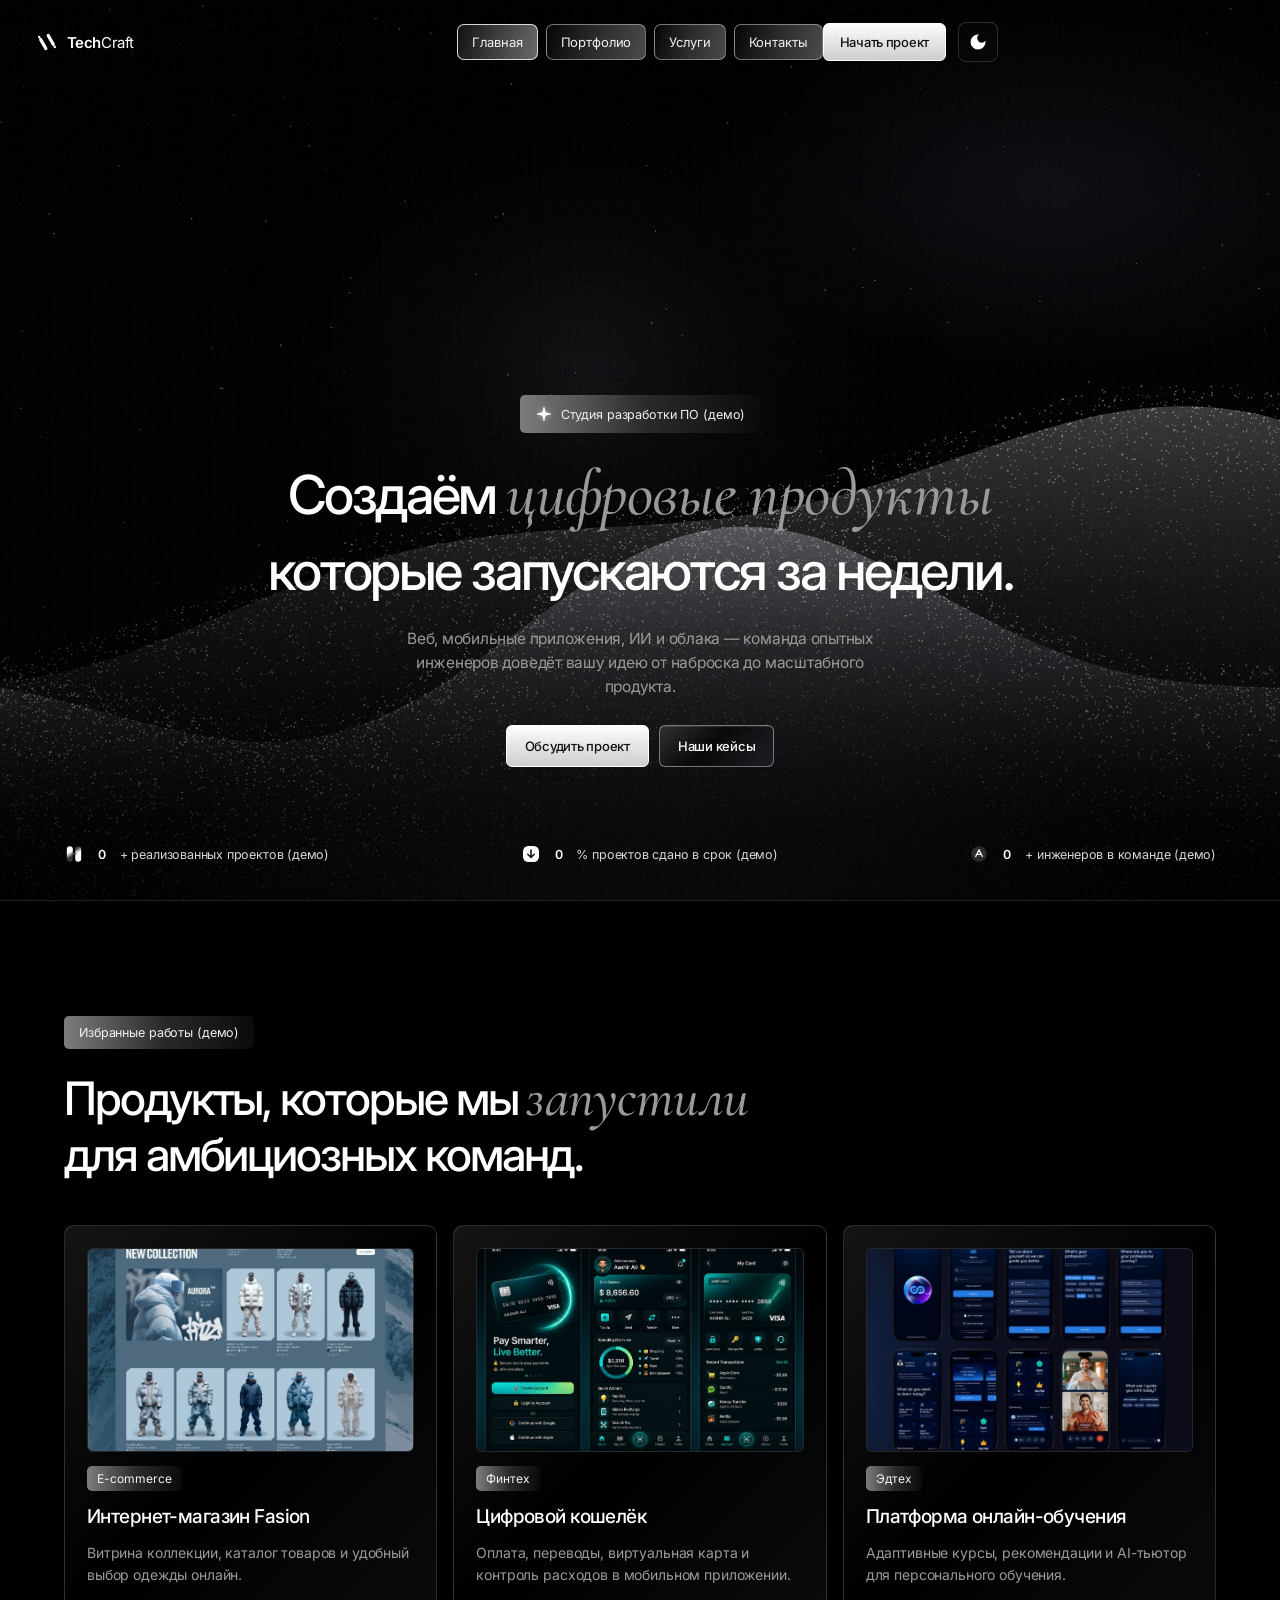
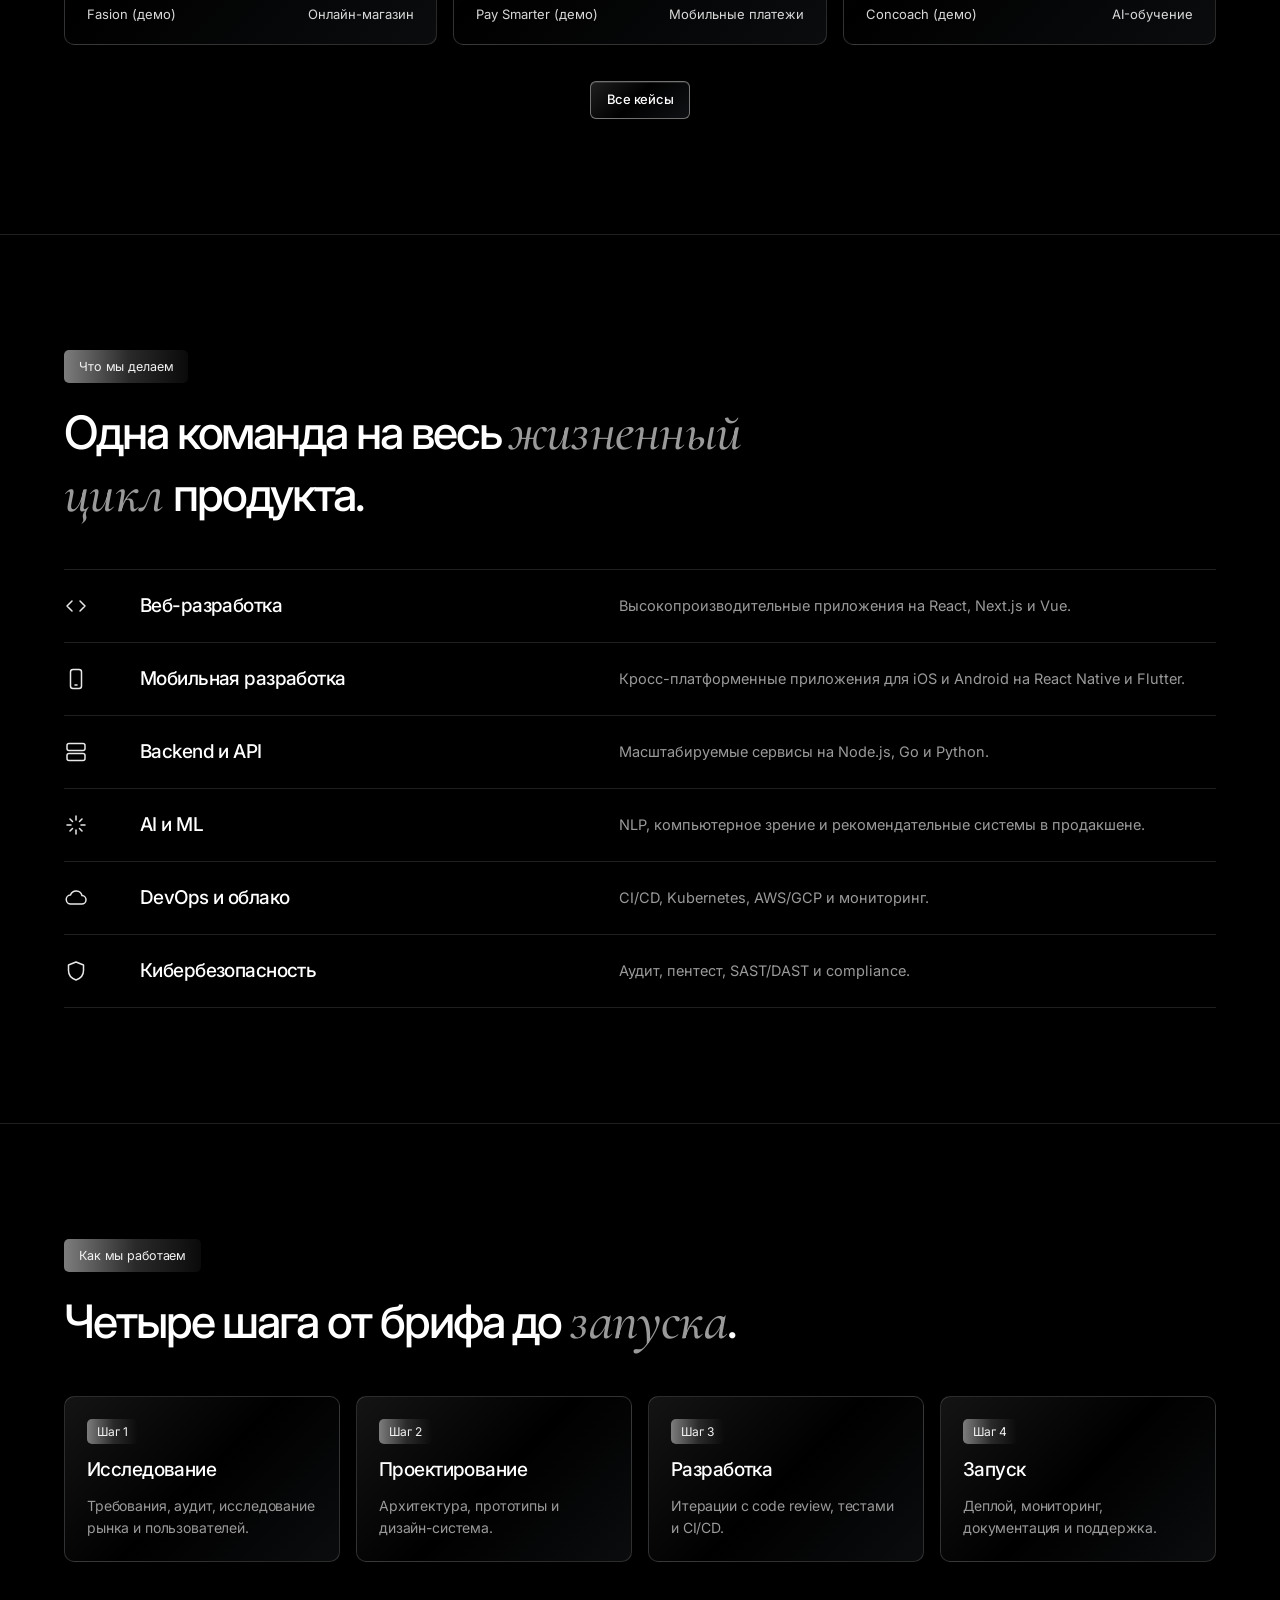
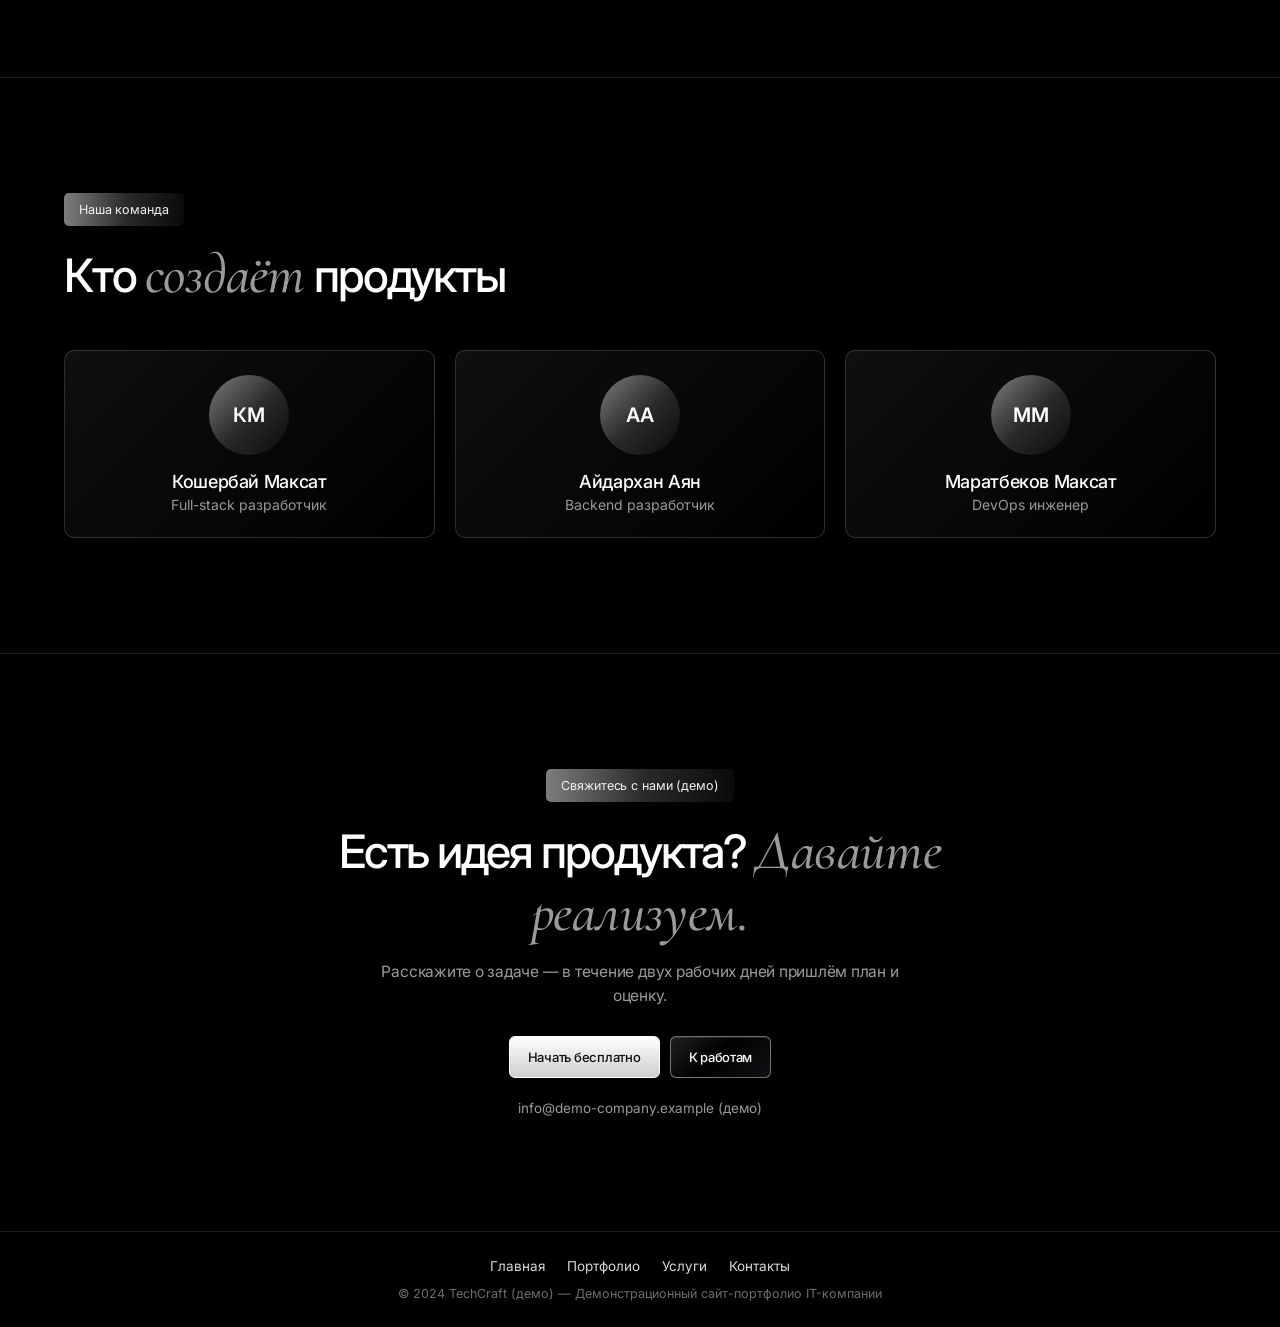
<file: index.html>
<!DOCTYPE html>
<html lang="ru">
<head>
<meta charset="utf-8">
<meta name="viewport" content="width=device-width, initial-scale=1, viewport-fit=cover">
<title>TechCraft — Студия разработки ПО</title>
<meta name="description" content="Студия разработки ПО: веб, мобильные приложения, AI, DevOps и кибербезопасность. Демонстрационное портфолио.">
<meta property="og:title" content="TechCraft — Студия разработки ПО">
<meta property="og:description" content="Студия разработки ПО: веб, мобильные приложения, AI, DevOps и кибербезопасность. Демонстрационное портфолио.">
<meta property="og:type" content="website">
<meta property="og:url" content="https://techcraft.example">
<meta property="og:image" content="https://techcraft.example/og-image.jpg">
<meta name="twitter:card" content="summary_large_image">
<meta name="twitter:title" content="TechCraft — Студия разработки ПО">
<meta name="twitter:description" content="Студия разработки ПО: веб, мобильные приложения, AI, DevOps и кибербезопасность. Демонстрационное портфолио.">
<meta name="twitter:image" content="https://techcraft.example/og-image.jpg">
<link rel="canonical" href="https://techcraft.example">
<link rel="icon" href="data:image/svg+xml,%3Csvg xmlns='http://www.w3.org/2000/svg' viewBox='0 0 24 24' fill='white'%3E%3Cg transform='rotate(-30 12 12)'%3E%3Ccircle cx='7.3' cy='3.2' r='1.45'/%3E%3Crect x='5.5' y='4.7' width='3.6' height='14.6' rx='1.8'/%3E%3Crect x='14.9' y='4.7' width='3.6' height='14.6' rx='1.8'/%3E%3Ccircle cx='16.7' cy='20.8' r='1.45'/%3E%3C/g%3E%3C/svg%3E">
<link rel="preconnect" href="https://fonts.googleapis.com"><link rel="preconnect" href="https://fonts.gstatic.com" crossorigin>
<link href="https://fonts.googleapis.com/css2?family=Inter:ital,opsz,wght@0,14..32,100..900&family=Cormorant+Garamond:ital,wght@1,500&display=swap" rel="stylesheet">
<link rel="stylesheet" href="css/style.css">
<script src="js/script.js" defer></script>
</head>
<body style="background:#000;color:#fff">
<div class="preloader"><div class="preloader-spinner"></div></div>
<a class="skip" href="#top">Перейти к содержимому</a>
<div class="grain"></div>
<div class="hero-photo"><canvas id="bg" aria-hidden="true"></canvas></div>
<div class="page"><div class="menu-backdrop"></div>
<header class="header">
<a class="logo appear appear--scale" href="index.html" aria-label="TechCraft" style="--d:.08s"><svg viewBox="0 0 24 24" fill="currentColor"><g transform="rotate(-30 12 12)"><circle cx="7.3" cy="3.2" r="1.45"/><rect x="5.5" y="4.7" width="3.6" height="14.6" rx="1.8"/><rect x="14.9" y="4.7" width="3.6" height="14.6" rx="1.8"/><circle cx="16.7" cy="20.8" r="1.45"/></g></svg><span>Tech<span class="logo-suffix">Craft</span></span></a>
<nav id="site-nav" aria-label="Основное меню"><a class="appear appear--scale" href="index.html" style="--d:.16s" aria-current="page">Главная</a><a class="appear appear--soft" href="portfolio.html" style="--d:.28s">Портфолио</a><a class="appear appear--scale" href="services.html" style="--d:.40s">Услуги</a><a class="appear appear--soft" href="contacts.html" style="--d:.52s">Контакты</a></nav>
<div class="header-actions"><a class="btn btn-solid header-cta appear appear--scale" href="contacts.html" style="--d:.34s" data-open-modal>Начать проект</a><button class="theme-toggle appear appear--scale" type="button" aria-label="Переключить тему" style="--d:.34s"><svg viewBox="0 0 24 24"><path d="M12 3a9 9 0 109 9c0-.46-.04-.92-.1-1.36a5.389 5.389 0 01-4.4 2.26 5.403 5.403 0 01-3.14-9.8c-.44-.06-.9-.1-1.36-.1z"/></svg></button></div>
<button class="burger appear appear--scale" type="button" aria-controls="site-nav" aria-expanded="false" aria-label="Открыть меню" style="--d:.34s"><i></i><i></i><i></i></button>
</header>
<main class="hero" id="top"><div class="hero-copy">
<div class="badge appear appear--pop" style="--d:.22s"><svg class="badge-star" viewBox="0 0 24 24" aria-hidden="true"><path d="M12 2.6C12.55 2.6 12.88 3.15 13.08 4.7c.62 4.7 1.52 5.6 6.22 6.22 1.55.2 2.1.53 2.1 1.08s-.55.88-2.1 1.08c-4.7.62-5.6 1.52-6.22 6.22-.2 1.55-.53 2.1-1.08 2.1s-.88-.55-1.08-2.1c-.62-4.7-1.52-5.6-6.22-6.22C3.15 12.88 2.6 12.55 2.6 12s.55-.88 2.1-1.08c4.7-.62 5.6-1.52 6.22-6.22C11.12 3.15 11.45 2.6 12 2.6Z"/></svg>Студия разработки ПО (демо)</div>
<h1><span class="headline-line appear appear--mask" style="--d:.42s">Создаём <em>цифровые продукты</em></span><span class="headline-line appear appear--mask" style="--d:.62s">которые запускаются за недели.</span></h1>
<p class="lede appear appear--soft" style="--d:.82s;animation-duration:1.25s">Веб, мобильные приложения, ИИ и облака — команда опытных инженеров доведёт вашу идею от наброска до масштабного продукта.</p>
<div class="hero-actions"><a class="btn btn-solid appear appear--btn" href="contacts.html" style="--d:.96s" data-open-modal>Обсудить проект</a><a class="btn btn-ghost appear appear--side" href="portfolio.html" style="--d:1.10s">Наши кейсы</a></div>
</div></main>
<aside class="stats" aria-label="Показатели студии">
<div class="stat appear appear--stat" style="--d:1.12s"><svg viewBox="0 0 24 24"><defs><linearGradient id="g1" x1="3" y1="2" x2="14" y2="22" gradientUnits="userSpaceOnUse"><stop offset=".38" stop-color="#fff"/><stop offset=".62" stop-color="#3a3a3a"/></linearGradient><linearGradient id="g2" x1="3" y1="2" x2="14" y2="22" gradientUnits="userSpaceOnUse"><stop offset=".38" stop-color="#3a3a3a"/><stop offset=".62" stop-color="#fff"/></linearGradient></defs><rect x="3.4" y="2.6" width="7.2" height="18.8" rx="3.6" fill="url(#g1)"/><rect x="13.4" y="2.6" width="7.2" height="18.8" rx="3.6" fill="url(#g2)"/><rect x="9.2" y="10.9" width="5.6" height="2.2" rx="1.1" fill="#4a4a4a"/></svg><span class="stat-number" data-target="120">0</span>+ реализованных проектов (демо)</div>
<div class="stat appear appear--stat" style="--d:1.28s"><svg viewBox="0 0 24 24"><rect x="2.4" y="2.4" width="19.2" height="19.2" rx="6.2" fill="#fff"/><path d="M12 7.1v7.4M8.15 12.35L12 16.2l3.85-3.85" fill="none" stroke="#111" stroke-width="1.85" stroke-linecap="round" stroke-linejoin="round"/></svg><span class="stat-number" data-target="98">0</span>% проектов сдано в срок (демо)</div>
<div class="stat appear appear--stat" style="--d:1.44s"><svg viewBox="0 0 24 24"><circle cx="12" cy="12" r="9.2" fill="#2b2b2b"/><path d="m8 15 4-8 4 8m-6.5-2.5h5" fill="none" stroke="#f4f4f4" stroke-width="1.6" stroke-linecap="round" stroke-linejoin="round"/></svg><span class="stat-number" data-target="40">0</span>+ инженеров в команде (демо)</div>
</aside>
</div>
<section class="sec" id="portfolio"><div class="sec-in"><div class="badge">Избранные работы (демо)</div><h2>Продукты, которые мы <em>запустили</em> для амбициозных команд.</h2>
<div class="cases cases--3"><article class="case" data-category="web" data-stack="React, Node.js, PostgreSQL" data-client="Fasion (демо)" data-result="Каталог одежды и онлайн-заказы"><img class="thumb" src="images/Fasion.jpg" alt="Дизайн интернет-магазина Fasion с каталогом зимней одежды" width="800" height="500" loading="lazy"><span class="tag">E-commerce</span><h3>Интернет-магазин Fasion</h3><p>Витрина коллекции, каталог товаров и удобный выбор одежды онлайн.</p><div class="meta"><span>Fasion (демо)</span><span>Онлайн-магазин</span></div></article><article class="case" data-category="mobile" data-stack="React Native, Go, Redis" data-client="Pay Smarter (демо)" data-result="Платежи и переводы в одном приложении"><img class="thumb" src="images/Pay Smarter – Digital Wallet &amp; Payments App Dark UI.jpg" alt="Экраны приложения цифрового кошелька Pay Smarter" width="800" height="500" loading="lazy"><span class="tag">Финтех</span><h3>Цифровой кошелёк</h3><p>Оплата, переводы, виртуальная карта и контроль расходов в мобильном приложении.</p><div class="meta"><span>Pay Smarter (демо)</span><span>Мобильные платежи</span></div></article><article class="case" data-category="ai" data-stack="Next.js, Python, TensorFlow" data-client="Concoach (демо)" data-result="Персональные учебные маршруты"><img class="thumb" src="images/Concoach _ AI EdTech Platform _ MVP Case Study.jpg" alt="Экраны образовательной платформы Concoach с AI-тьютором и курсами" width="800" height="500" loading="lazy"><span class="tag">Эдтех</span><h3>Платформа онлайн-обучения</h3><p>Адаптивные курсы, рекомендации и AI-тьютор для персонального обучения.</p><div class="meta"><span>Concoach (демо)</span><span>AI-обучение</span></div></article></div>
<div class="more-link"><a class="btn btn-ghost" href="portfolio.html">Все кейсы</a></div></div></section>
<section class="sec" id="services"><div class="sec-in">
<div class="badge">Что мы делаем</div>
<h2>Одна команда на весь <em>жизненный цикл</em> продукта.</h2>
<div class="svc">
<div class="row"><svg viewBox="0 0 24 24"><path d="m8 7-5 5 5 5M16 7l5 5-5 5"/></svg><h3>Веб-разработка</h3><p>Высокопроизводительные приложения на React, Next.js и Vue.</p></div>
<div class="row"><svg viewBox="0 0 24 24"><rect x="6.5" y="2.5" width="11" height="19" rx="2.5"/><path d="M11 18h2"/></svg><h3>Мобильная разработка</h3><p>Кросс-платформенные приложения для iOS и Android на React Native и Flutter.</p></div>
<div class="row"><svg viewBox="0 0 24 24"><rect x="3" y="3.5" width="18" height="7" rx="2"/><rect x="3" y="13.5" width="18" height="7" rx="2"/></svg><h3>Backend и API</h3><p>Масштабируемые сервисы на Node.js, Go и Python.</p></div>
<div class="row"><svg viewBox="0 0 24 24"><path d="M12 3v4M12 17v4M3 12h4M17 12h4M6 6l2.5 2.5M15.5 15.5 18 18M18 6l-2.5 2.5M8.5 15.5 6 18"/></svg><h3>AI и ML</h3><p>NLP, компьютерное зрение и рекомендательные системы в продакшене.</p></div>
<div class="row"><svg viewBox="0 0 24 24"><path d="M7 18a4.5 4.5 0 0 1-.5-9A6 6 0 0 1 18 9.5a4.2 4.2 0 0 1-.5 8.5Z"/></svg><h3>DevOps и облако</h3><p>CI/CD, Kubernetes, AWS/GCP и мониторинг.</p></div>
<div class="row"><svg viewBox="0 0 24 24"><path d="M12 3 4.5 6v5.5c0 4.5 3 8 7.5 9.5 4.5-1.5 7.5-5 7.5-9.5V6Z"/></svg><h3>Кибербезопасность</h3><p>Аудит, пентест, SAST/DAST и compliance.</p></div>
</div></div></section>
<section class="sec" id="process"><div class="sec-in">
<div class="badge">Как мы работаем</div>
<h2>Четыре шага от брифа до <em>запуска</em>.</h2>
<div class="cases" style="grid-template-columns:repeat(auto-fit,minmax(220px,1fr))">
<div class="case"><span class="tag">Шаг 1</span><h3>Исследование</h3><p>Требования, аудит, исследование рынка и пользователей.</p></div>
<div class="case"><span class="tag">Шаг 2</span><h3>Проектирование</h3><p>Архитектура, прототипы и дизайн-система.</p></div>
<div class="case"><span class="tag">Шаг 3</span><h3>Разработка</h3><p>Итерации с code review, тестами и CI/CD.</p></div>
<div class="case"><span class="tag">Шаг 4</span><h3>Запуск</h3><p>Деплой, мониторинг, документация и поддержка.</p></div>
</div></div></section>
<section class="sec" id="team"><div class="sec-in">
<div class="badge">Наша команда</div>
<h2>Кто <em>создаёт</em> продукты</h2>
<div class="team">
<div class="team-member"><div class="team-avatar">КМ</div><h3 class="team-name">Кошербай Максат</h3><p class="team-role">Full-stack разработчик</p></div>
<div class="team-member"><div class="team-avatar">АА</div><h3 class="team-name">Айдархан Аян</h3><p class="team-role">Backend разработчик</p></div>
<div class="team-member"><div class="team-avatar">ММ</div><h3 class="team-name">Маратбеков Максат</h3><p class="team-role">DevOps инженер</p></div>
</div>
</div></section>
<section class="sec contact" id="contact"><div class="sec-in">
<div class="badge">Свяжитесь с нами (демо)</div>
<h2>Есть идея продукта? <em>Давайте реализуем.</em></h2>
<p class="sec-lede">Расскажите о задаче — в течение двух рабочих дней пришлём план и оценку.</p>
<div class="hero-actions"><a class="btn btn-solid" href="contacts.html" data-open-modal>Начать бесплатно</a><a class="btn btn-ghost" href="portfolio.html">К работам</a></div>
<p class="mail">info@demo-company.example (демо)</p>
</div></section>

<button class="scroll-top" type="button" aria-label="Наверх"><svg viewBox="0 0 24 24"><path d="M12 4l-8 8 1.5 1.5L11 8v12h2V8l5.5 5.5L20 12z"/></svg></button>
<div class="modal-overlay" id="contact-modal" aria-hidden="true"><div class="modal" role="dialog" aria-modal="true" aria-labelledby="modal-title"><div class="modal-header"><h3 class="modal-title" id="modal-title">Оставить заявку</h3><button class="modal-close" type="button" aria-label="Закрыть"><svg viewBox="0 0 24 24"><path d="M6 6l12 12M6 18L18 6" fill="none" stroke="currentColor" stroke-width="2" stroke-linecap="round"/></svg></button></div><form class="form" id="modal-form" novalidate><div class="field"><label for="modal-name">Ваше имя</label><input id="modal-name" name="name" type="text" autocomplete="name" placeholder="Имя" required><span class="error" id="modal-name-error"></span></div><div class="field"><label for="modal-email">Email</label><input id="modal-email" name="email" type="email" autocomplete="email" placeholder="name@mail.com" required><span class="error" id="modal-email-error"></span></div><div class="field"><label for="modal-message">Расскажите о проекте</label><textarea id="modal-message" name="message" placeholder="Какую задачу нужно решить..." required></textarea><span class="error" id="modal-message-error"></span></div><button class="btn btn-solid" type="submit">Отправить</button><p class="form-status" id="modal-status" role="status" hidden></p></form></div></div>
<footer class="foot"><ul class="foot-links"><li><a href="index.html">Главная</a></li><li><a href="portfolio.html">Портфолио</a></li><li><a href="services.html">Услуги</a></li><li><a href="contacts.html">Контакты</a></li></ul><p>© 2024 TechCraft (демо) — Демонстрационный сайт-портфолио IT-компании</p></footer>
</body>
</html>
</file>
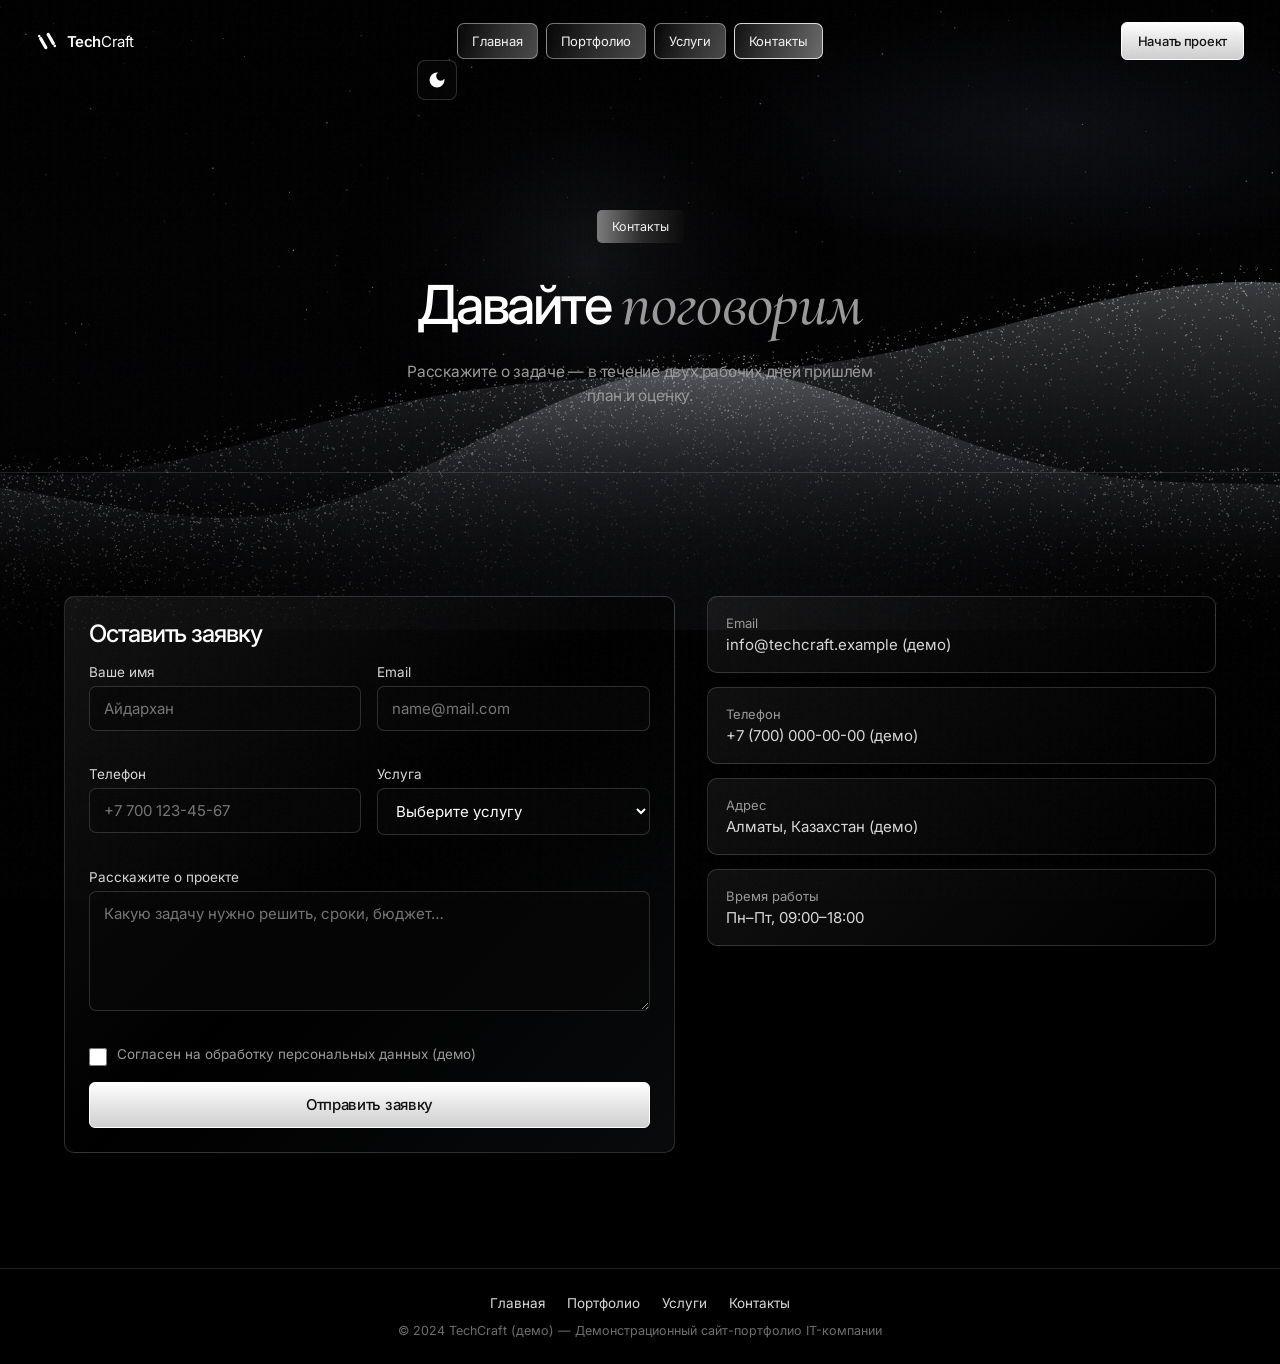
<file: contacts.html>
<!DOCTYPE html>
<html lang="ru">
<head>
<meta charset="utf-8">
<meta name="viewport" content="width=device-width, initial-scale=1, viewport-fit=cover">
<title>Контакты — TechCraft</title>
<meta name="description" content="Свяжитесь со студией TechCraft: форма заявки, email, телефон и адрес (демо).">
<meta property="og:title" content="Контакты — TechCraft">
<meta property="og:description" content="Свяжитесь со студией TechCraft: форма заявки, email, телефон и адрес (демо).">
<meta property="og:type" content="website">
<meta property="og:url" content="https://techcraft.example/contacts.html">
<meta property="og:image" content="https://techcraft.example/og-image.jpg">
<meta name="twitter:card" content="summary_large_image">
<meta name="twitter:title" content="Контакты — TechCraft">
<meta name="twitter:description" content="Свяжитесь со студией TechCraft: форма заявки, email, телефон и адрес (демо).">
<meta name="twitter:image" content="https://techcraft.example/og-image.jpg">
<link rel="canonical" href="https://techcraft.example/contacts.html">
<link rel="icon" href="data:image/svg+xml,%3Csvg xmlns='http://www.w3.org/2000/svg' viewBox='0 0 24 24' fill='white'%3E%3Cg transform='rotate(-30 12 12)'%3E%3Ccircle cx='7.3' cy='3.2' r='1.45'/%3E%3Crect x='5.5' y='4.7' width='3.6' height='14.6' rx='1.8'/%3E%3Crect x='14.9' y='4.7' width='3.6' height='14.6' rx='1.8'/%3E%3Ccircle cx='16.7' cy='20.8' r='1.45'/%3E%3C/g%3E%3C/svg%3E">
<link rel="preconnect" href="https://fonts.googleapis.com"><link rel="preconnect" href="https://fonts.gstatic.com" crossorigin>
<link href="https://fonts.googleapis.com/css2?family=Inter:ital,opsz,wght@0,14..32,100..900&family=Cormorant+Garamond:ital,wght@1,500&display=swap" rel="stylesheet">
<link rel="stylesheet" href="css/style.css">
<script src="js/script.js" defer></script>
</head>
<body style="background:#000;color:#fff">
<div class="preloader"><div class="preloader-spinner"></div></div>
<a class="skip" href="#main">Перейти к содержимому</a>
<div class="grain"></div>
<div class="hero-photo hero-photo--sm"><canvas id="bg" aria-hidden="true"></canvas></div>
<div class="menu-backdrop"></div>
<header class="header">
<a class="logo appear appear--scale" href="index.html" aria-label="TechCraft" style="--d:.08s"><svg viewBox="0 0 24 24" fill="currentColor"><g transform="rotate(-30 12 12)"><circle cx="7.3" cy="3.2" r="1.45"/><rect x="5.5" y="4.7" width="3.6" height="14.6" rx="1.8"/><rect x="14.9" y="4.7" width="3.6" height="14.6" rx="1.8"/><circle cx="16.7" cy="20.8" r="1.45"/></g></svg><span>Tech<span class="logo-suffix">Craft</span></span></a>
<nav id="site-nav" aria-label="Основное меню"><a class="appear appear--scale" href="index.html" style="--d:.16s">Главная</a><a class="appear appear--soft" href="portfolio.html" style="--d:.28s">Портфолио</a><a class="appear appear--scale" href="services.html" style="--d:.40s">Услуги</a><a class="appear appear--soft" href="contacts.html" style="--d:.52s" aria-current="page">Контакты</a></nav>
<a class="btn btn-solid header-cta appear appear--scale" href="contacts.html" style="--d:.34s">Начать проект</a>
<div class="theme-toggle-wrapper"><button class="theme-toggle appear appear--scale" type="button" aria-label="Переключить тему" style="--d:.34s"><svg viewBox="0 0 24 24"><path d="M12 3a9 9 0 109 9c0-.46-.04-.92-.1-1.36a5.389 5.389 0 01-4.4 2.26 5.403 5.403 0 01-3.14-9.8c-.44-.06-.9-.1-1.36-.1z"/></svg></button></div>
<button class="burger appear appear--scale" type="button" aria-controls="site-nav" aria-expanded="false" aria-label="Открыть меню" style="--d:.34s"><i></i><i></i><i></i></button>
</header>
<main id="main">
<section class="page-hero"><div class="badge appear appear--pop" style="--d:.22s">Контакты</div><h1><span class="headline-line appear appear--mask" style="--d:.42s">Давайте <em>поговорим</em></span></h1><p class="lede appear appear--soft" style="--d:.82s">Расскажите о задаче — в течение двух рабочих дней пришлём план и оценку.</p></section>
<section class="sec" aria-label="Форма и контакты"><div class="sec-in"><div class="contact-grid"><form class="form" id="contact-form" novalidate aria-labelledby="form-title"><h2 class="h-sm" id="form-title">Оставить заявку</h2>
<div class="form-row"><div class="field"><label for="name">Ваше имя</label><input id="name" name="name" type="text" autocomplete="name" placeholder="Айдархан" required aria-describedby="name-error"><span class="error" id="name-error" aria-live="polite"></span></div><div class="field"><label for="email">Email</label><input id="email" name="email" type="email" autocomplete="email" placeholder="name@mail.com" required aria-describedby="email-error"><span class="error" id="email-error" aria-live="polite"></span></div></div>
<div class="form-row"><div class="field"><label for="phone">Телефон</label><input id="phone" name="phone" type="tel" autocomplete="tel" placeholder="+7 700 123-45-67" required aria-describedby="phone-error"><span class="error" id="phone-error" aria-live="polite"></span></div><div class="field"><label for="service">Услуга</label><select id="service" name="service" required aria-describedby="service-error"><option value="">Выберите услугу</option><option>Веб-разработка</option><option>Мобильное приложение</option><option>Backend и API</option><option>AI и ML</option><option>DevOps и облако</option><option>Кибербезопасность</option></select><span class="error" id="service-error" aria-live="polite"></span></div></div>
<div class="field"><label for="message">Расскажите о проекте</label><textarea id="message" name="message" placeholder="Какую задачу нужно решить, сроки, бюджет…" required aria-describedby="message-error"></textarea><span class="error" id="message-error" aria-live="polite"></span></div>
<div><label class="check"><input type="checkbox" id="consent" name="consent"><span>Согласен на обработку персональных данных (демо)</span></label><span class="error" id="consent-error" aria-live="polite"></span></div>
<button class="btn btn-solid" type="submit">Отправить заявку</button>
<p class="form-status" id="form-status" role="status" hidden></p></form><ul class="info-list"><li><b>Email</b>info@techcraft.example (демо)</li><li><b>Телефон</b>+7 (700) 000-00-00 (демо)</li><li><b>Адрес</b>Алматы, Казахстан (демо)</li><li><b>Время работы</b>Пн–Пт, 09:00–18:00</li></ul></div></div></section>
</main>

<button class="scroll-top" type="button" aria-label="Наверх"><svg viewBox="0 0 24 24"><path d="M12 4l-8 8 1.5 1.5L11 8v12h2V8l5.5 5.5L20 12z"/></svg></button>
<footer class="foot"><ul class="foot-links"><li><a href="index.html">Главная</a></li><li><a href="portfolio.html">Портфолио</a></li><li><a href="services.html">Услуги</a></li><li><a href="contacts.html">Контакты</a></li></ul><p>© 2024 TechCraft (демо) — Демонстрационный сайт-портфолио IT-компании</p></footer>
</body>
</html>
</file>
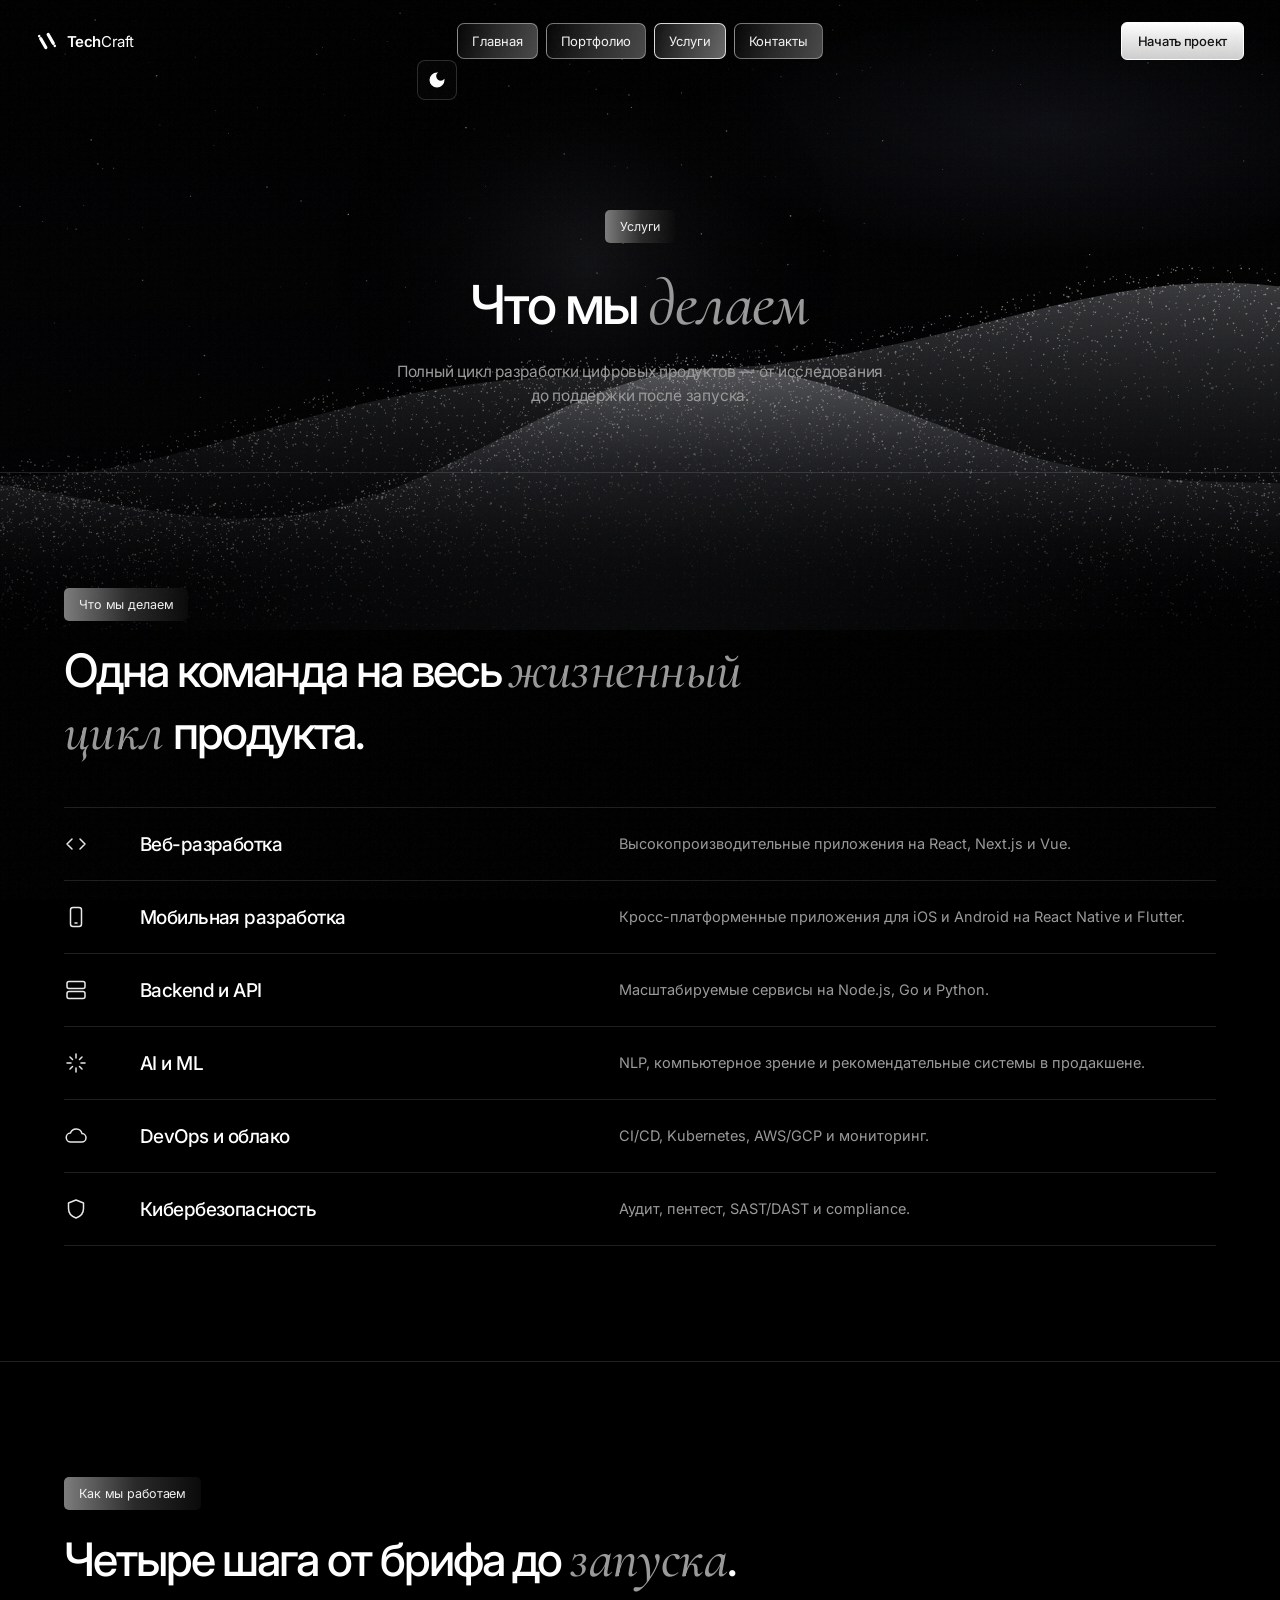
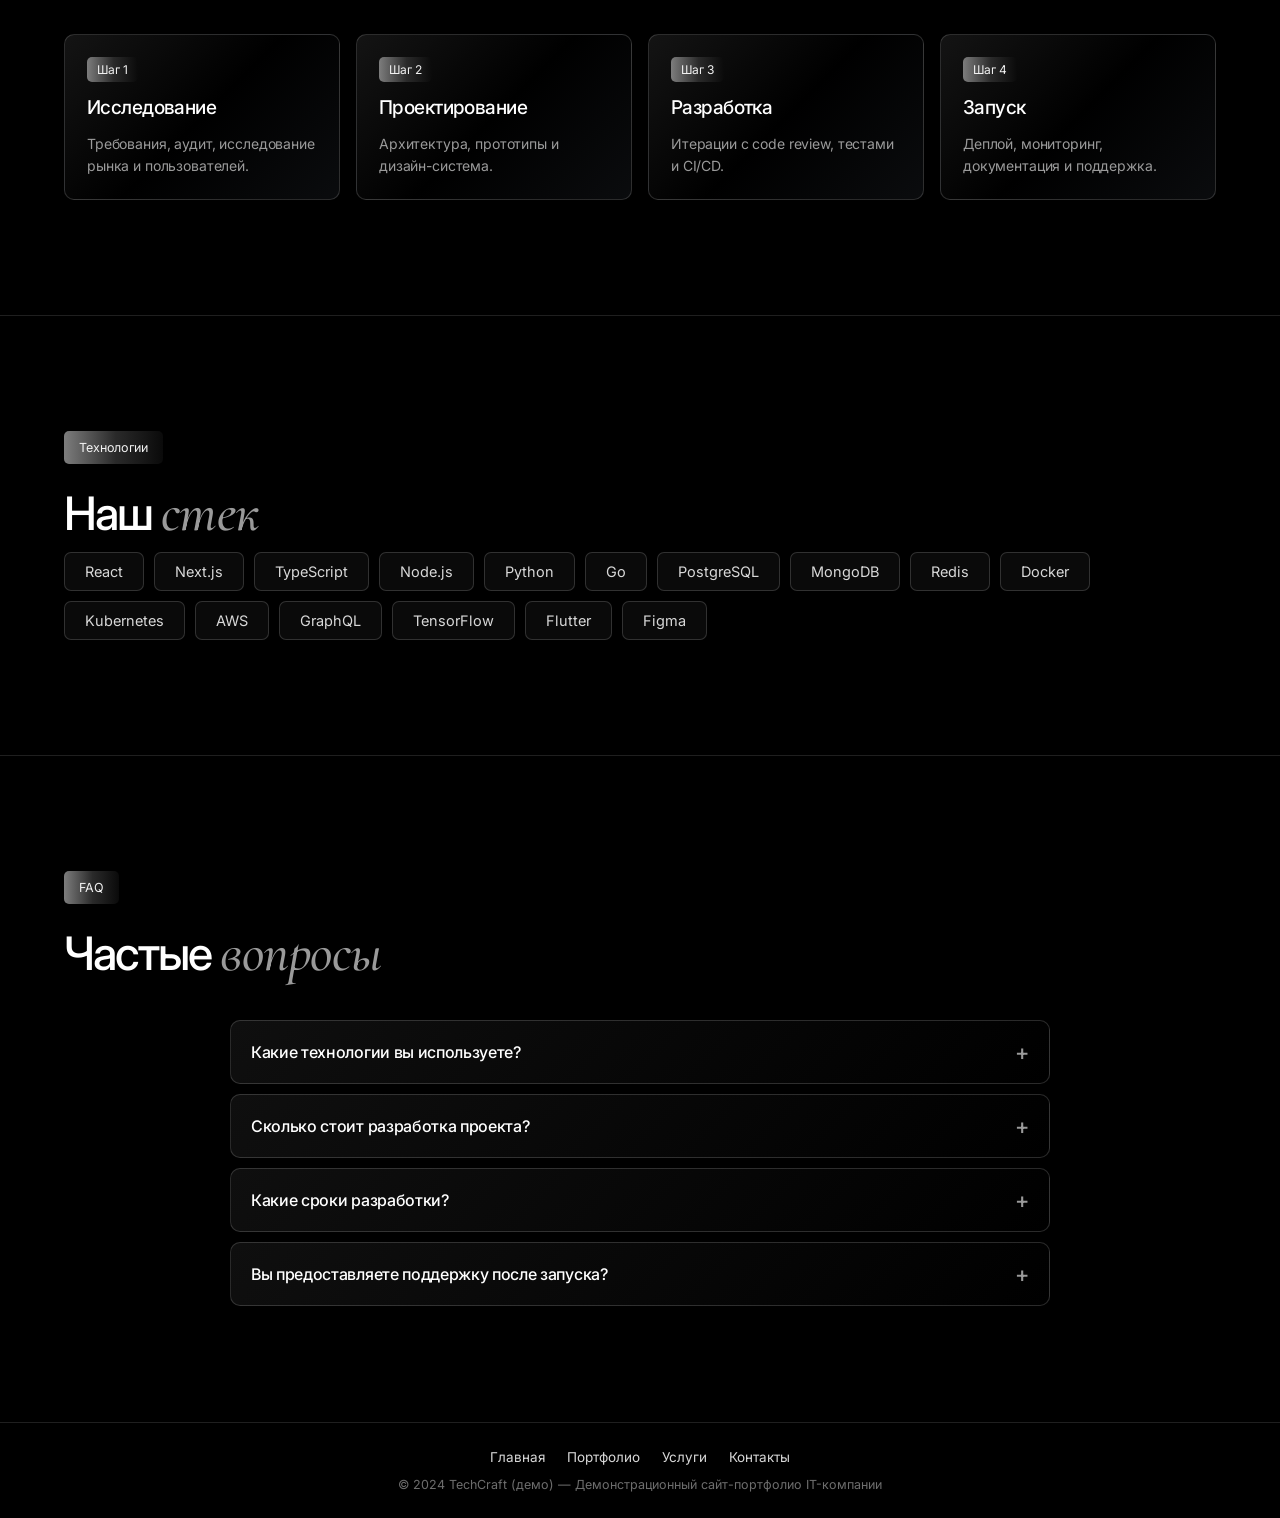
<file: services.html>
<!DOCTYPE html>
<html lang="ru">
<head>
<meta charset="utf-8">
<meta name="viewport" content="width=device-width, initial-scale=1, viewport-fit=cover">
<title>Услуги — TechCraft</title>
<meta name="description" content="Услуги студии TechCraft: веб, мобильная разработка, backend, AI, DevOps и кибербезопасность.">
<meta property="og:title" content="Услуги — TechCraft">
<meta property="og:description" content="Услуги студии TechCraft: веб, мобильная разработка, backend, AI, DevOps и кибербезопасность.">
<meta property="og:type" content="website">
<meta property="og:url" content="https://techcraft.example/services.html">
<meta property="og:image" content="https://techcraft.example/og-image.jpg">
<meta name="twitter:card" content="summary_large_image">
<meta name="twitter:title" content="Услуги — TechCraft">
<meta name="twitter:description" content="Услуги студии TechCraft: веб, мобильная разработка, backend, AI, DevOps и кибербезопасность.">
<meta name="twitter:image" content="https://techcraft.example/og-image.jpg">
<link rel="canonical" href="https://techcraft.example/services.html">
<link rel="icon" href="data:image/svg+xml,%3Csvg xmlns='http://www.w3.org/2000/svg' viewBox='0 0 24 24' fill='white'%3E%3Cg transform='rotate(-30 12 12)'%3E%3Ccircle cx='7.3' cy='3.2' r='1.45'/%3E%3Crect x='5.5' y='4.7' width='3.6' height='14.6' rx='1.8'/%3E%3Crect x='14.9' y='4.7' width='3.6' height='14.6' rx='1.8'/%3E%3Ccircle cx='16.7' cy='20.8' r='1.45'/%3E%3C/g%3E%3C/svg%3E">
<link rel="preconnect" href="https://fonts.googleapis.com"><link rel="preconnect" href="https://fonts.gstatic.com" crossorigin>
<link href="https://fonts.googleapis.com/css2?family=Inter:ital,opsz,wght@0,14..32,100..900&family=Cormorant+Garamond:ital,wght@1,500&display=swap" rel="stylesheet">
<link rel="stylesheet" href="css/style.css">
<script src="js/script.js" defer></script>
</head>
<body style="background:#000;color:#fff">
<div class="preloader"><div class="preloader-spinner"></div></div>
<a class="skip" href="#main">Перейти к содержимому</a>
<div class="grain"></div>
<div class="hero-photo hero-photo--sm"><canvas id="bg" aria-hidden="true"></canvas></div>
<div class="menu-backdrop"></div>
<header class="header">
<a class="logo appear appear--scale" href="index.html" aria-label="TechCraft" style="--d:.08s"><svg viewBox="0 0 24 24" fill="currentColor"><g transform="rotate(-30 12 12)"><circle cx="7.3" cy="3.2" r="1.45"/><rect x="5.5" y="4.7" width="3.6" height="14.6" rx="1.8"/><rect x="14.9" y="4.7" width="3.6" height="14.6" rx="1.8"/><circle cx="16.7" cy="20.8" r="1.45"/></g></svg><span>Tech<span class="logo-suffix">Craft</span></span></a>
<nav id="site-nav" aria-label="Основное меню"><a class="appear appear--scale" href="index.html" style="--d:.16s">Главная</a><a class="appear appear--soft" href="portfolio.html" style="--d:.28s">Портфолио</a><a class="appear appear--scale" href="services.html" style="--d:.40s" aria-current="page">Услуги</a><a class="appear appear--soft" href="contacts.html" style="--d:.52s">Контакты</a></nav>
<a class="btn btn-solid header-cta appear appear--scale" href="contacts.html" style="--d:.34s" data-open-modal>Начать проект</a>
<div class="theme-toggle-wrapper"><button class="theme-toggle appear appear--scale" type="button" aria-label="Переключить тему" style="--d:.34s"><svg viewBox="0 0 24 24"><path d="M12 3a9 9 0 109 9c0-.46-.04-.92-.1-1.36a5.389 5.389 0 01-4.4 2.26 5.403 5.403 0 01-3.14-9.8c-.44-.06-.9-.1-1.36-.1z"/></svg></button></div>
<button class="burger appear appear--scale" type="button" aria-controls="site-nav" aria-expanded="false" aria-label="Открыть меню" style="--d:.34s"><i></i><i></i><i></i></button>
</header>
<main id="main">
<section class="page-hero"><div class="badge appear appear--pop" style="--d:.22s">Услуги</div><h1><span class="headline-line appear appear--mask" style="--d:.42s">Что мы <em>делаем</em></span></h1><p class="lede appear appear--soft" style="--d:.82s">Полный цикл разработки цифровых продуктов — от исследования до поддержки после запуска.</p></section>
<section class="sec" id="services"><div class="sec-in">
<div class="badge">Что мы делаем</div>
<h2>Одна команда на весь <em>жизненный цикл</em> продукта.</h2>
<div class="svc">
<div class="row"><svg viewBox="0 0 24 24"><path d="m8 7-5 5 5 5M16 7l5 5-5 5"/></svg><h3>Веб-разработка</h3><p>Высокопроизводительные приложения на React, Next.js и Vue.</p></div>
<div class="row"><svg viewBox="0 0 24 24"><rect x="6.5" y="2.5" width="11" height="19" rx="2.5"/><path d="M11 18h2"/></svg><h3>Мобильная разработка</h3><p>Кросс-платформенные приложения для iOS и Android на React Native и Flutter.</p></div>
<div class="row"><svg viewBox="0 0 24 24"><rect x="3" y="3.5" width="18" height="7" rx="2"/><rect x="3" y="13.5" width="18" height="7" rx="2"/></svg><h3>Backend и API</h3><p>Масштабируемые сервисы на Node.js, Go и Python.</p></div>
<div class="row"><svg viewBox="0 0 24 24"><path d="M12 3v4M12 17v4M3 12h4M17 12h4M6 6l2.5 2.5M15.5 15.5 18 18M18 6l-2.5 2.5M8.5 15.5 6 18"/></svg><h3>AI и ML</h3><p>NLP, компьютерное зрение и рекомендательные системы в продакшене.</p></div>
<div class="row"><svg viewBox="0 0 24 24"><path d="M7 18a4.5 4.5 0 0 1-.5-9A6 6 0 0 1 18 9.5a4.2 4.2 0 0 1-.5 8.5Z"/></svg><h3>DevOps и облако</h3><p>CI/CD, Kubernetes, AWS/GCP и мониторинг.</p></div>
<div class="row"><svg viewBox="0 0 24 24"><path d="M12 3 4.5 6v5.5c0 4.5 3 8 7.5 9.5 4.5-1.5 7.5-5 7.5-9.5V6Z"/></svg><h3>Кибербезопасность</h3><p>Аудит, пентест, SAST/DAST и compliance.</p></div>
</div></div></section>
<section class="sec" id="process"><div class="sec-in">
<div class="badge">Как мы работаем</div>
<h2>Четыре шага от брифа до <em>запуска</em>.</h2>
<div class="cases" style="grid-template-columns:repeat(auto-fit,minmax(220px,1fr))">
<div class="case"><span class="tag">Шаг 1</span><h3>Исследование</h3><p>Требования, аудит, исследование рынка и пользователей.</p></div>
<div class="case"><span class="tag">Шаг 2</span><h3>Проектирование</h3><p>Архитектура, прототипы и дизайн-система.</p></div>
<div class="case"><span class="tag">Шаг 3</span><h3>Разработка</h3><p>Итерации с code review, тестами и CI/CD.</p></div>
<div class="case"><span class="tag">Шаг 4</span><h3>Запуск</h3><p>Деплой, мониторинг, документация и поддержка.</p></div>
</div></div></section>
<section class="sec" id="stack"><div class="sec-in"><div class="badge">Технологии</div><h2>Наш <em>стек</em></h2><ul class="chips stack-list"><li class="chip">React</li><li class="chip">Next.js</li><li class="chip">TypeScript</li><li class="chip">Node.js</li><li class="chip">Python</li><li class="chip">Go</li><li class="chip">PostgreSQL</li><li class="chip">MongoDB</li><li class="chip">Redis</li><li class="chip">Docker</li><li class="chip">Kubernetes</li><li class="chip">AWS</li><li class="chip">GraphQL</li><li class="chip">TensorFlow</li><li class="chip">Flutter</li><li class="chip">Figma</li></ul></div></section>
<section class="sec" id="faq"><div class="sec-in"><div class="badge">FAQ</div><h2>Частые <em>вопросы</em></h2><div class="acc"><div class="acc-item"><h3><button class="acc-btn" type="button" id="q0" aria-expanded="false" aria-controls="a0">Какие технологии вы используете?</button></h3><div class="acc-panel" id="a0" role="region" aria-labelledby="q0" hidden>Подбираем стек под задачу: React и Next.js для веба, Flutter или React Native для мобильных приложений, Node.js, Go и Python для серверной части, PostgreSQL и Redis для данных, Kubernetes для инфраструктуры.</div></div><div class="acc-item"><h3><button class="acc-btn" type="button" id="q1" aria-expanded="false" aria-controls="a1">Сколько стоит разработка проекта?</button></h3><div class="acc-panel" id="a1" role="region" aria-labelledby="q1" hidden>Стоимость зависит от объёма и сложности. После брифа и короткого обсуждения мы готовим детальную смету с разбивкой по этапам.</div></div><div class="acc-item"><h3><button class="acc-btn" type="button" id="q2" aria-expanded="false" aria-controls="a2">Какие сроки разработки?</button></h3><div class="acc-panel" id="a2" role="region" aria-labelledby="q2" hidden>MVP — от 6–8 недель, крупные продукты планируются поэтапно с релизом каждые 2–4 недели.</div></div><div class="acc-item"><h3><button class="acc-btn" type="button" id="q3" aria-expanded="false" aria-controls="a3">Вы предоставляете поддержку после запуска?</button></h3><div class="acc-panel" id="a3" role="region" aria-labelledby="q3" hidden>Да: мониторинг, обновления, исправление ошибок и поддержка по SLA с реакцией от 1 часа.</div></div></div></div></section>
</main>

<button class="scroll-top" type="button" aria-label="Наверх"><svg viewBox="0 0 24 24"><path d="M12 4l-8 8 1.5 1.5L11 8v12h2V8l5.5 5.5L20 12z"/></svg></button>
<div class="modal-overlay" id="contact-modal" aria-hidden="true"><div class="modal" role="dialog" aria-modal="true" aria-labelledby="modal-title"><div class="modal-header"><h3 class="modal-title" id="modal-title">Оставить заявку</h3><button class="modal-close" type="button" aria-label="Закрыть"><svg viewBox="0 0 24 24"><path d="M6 6l12 12M6 18L18 6" fill="none" stroke="currentColor" stroke-width="2" stroke-linecap="round"/></svg></button></div><form class="form" id="modal-form" novalidate><div class="field"><label for="modal-name">Ваше имя</label><input id="modal-name" name="name" type="text" autocomplete="name" placeholder="Имя" required><span class="error" id="modal-name-error"></span></div><div class="field"><label for="modal-email">Email</label><input id="modal-email" name="email" type="email" autocomplete="email" placeholder="name@mail.com" required><span class="error" id="modal-email-error"></span></div><div class="field"><label for="modal-message">Расскажите о проекте</label><textarea id="modal-message" name="message" placeholder="Какую задачу нужно решить..." required></textarea><span class="error" id="modal-message-error"></span></div><button class="btn btn-solid" type="submit">Отправить</button><p class="form-status" id="modal-status" role="status" hidden></p></form></div></div>
<footer class="foot"><ul class="foot-links"><li><a href="index.html">Главная</a></li><li><a href="portfolio.html">Портфолио</a></li><li><a href="services.html">Услуги</a></li><li><a href="contacts.html">Контакты</a></li></ul><p>© 2024 TechCraft (демо) — Демонстрационный сайт-портфолио IT-компании</p></footer>
</body>
</html>
</file>
<file: css/style.css>
/* TechCraft — единый файл стилей.
   Брейкпоинты по ТЗ: Desktop ≥1200px, Tablet 768–1199px, Mobile ≤767px.
   Токены (цвета, размеры) — в :root. */
html,body{background:#000000 !important;color:#ffffff}
*{box-sizing:border-box;margin:0;padding:0}
:root{--bg:#000;--text:#fff;--muted:#9a9a9a;--stat:#d8d8d8;--border:rgba(255,255,255,.16);--border-soft:rgba(255,255,255,.12);--light-bg:#f5f5f7;--light-text:#1d1d1f;--light-muted:#6e6e73;--light-stat:#86868b;--light-border:rgba(0,0,0,.12);--light-border-soft:rgba(0,0,0,.08);--logo:15.5px;--nav:14px;--nav-h:40px;--btn:13.5px;--btn-h:40px;--hero-btn-h:42px;--h1:clamp(34px,4.2vw,64px);--lede:15.5px;--badge:12.5px;--stat-size:13.5px;--hx:clamp(16px,2.8vw,40px);--sx:clamp(20px,5vw,72px);--gap:clamp(36px,6vw,85px)}
html{scroll-behavior:smooth}
html,body{background:#000000;background:var(--bg,#000);color:#fff;color:var(--text,#fff)}
body{font-family:"Inter",system-ui,-apple-system,BlinkMacSystemFont,"Segoe UI",sans-serif;-webkit-font-smoothing:antialiased;-moz-osx-font-smoothing:grayscale;text-rendering:optimizeLegibility;overflow-x:hidden;position:relative}
a{color:inherit;text-decoration:none}button{font-family:inherit}
:focus-visible{outline:2px solid #fff;outline-offset:3px}
.grain{position:fixed;inset:0;z-index:100;pointer-events:none;opacity:.05;background-image:url("data:image/svg+xml,%3Csvg xmlns='http://www.w3.org/2000/svg' width='160' height='160'%3E%3Cfilter id='n'%3E%3CfeTurbulence baseFrequency='.9' numOctaves='2'/%3E%3C/filter%3E%3Crect width='160' height='160' filter='url(%23n)'/%3E%3C/svg%3E")}
.hero-photo{position:absolute;top:0;left:0;right:0;height:100vh;height:100dvh;z-index:0;background:radial-gradient(ellipse 60% 45% at 50% 105%,rgba(190,200,225,.22),transparent 70%),radial-gradient(ellipse 40% 30% at 82% 20%,rgba(120,130,170,.14),transparent 70%),linear-gradient(180deg,#000 0%,#050507 100%)}
#bg{position:absolute;inset:0;width:100%;height:100%;display:block}
.hero-photo::after{content:"";position:absolute;inset:0;background:linear-gradient(180deg,rgba(0,0,0,.4),rgba(0,0,0,.08) 35%,rgba(0,0,0,.55) 75%,rgba(0,0,0,.78))}
.page{position:relative;z-index:1;display:grid;grid-template-rows:auto 1fr auto;min-height:100vh;min-height:100dvh}
.header{display:grid;grid-template-columns:1fr auto 1fr;align-items:center;padding:22px var(--hx) 10px;z-index:50;position:relative}
.logo{display:inline-flex;align-items:center;gap:9px;justify-self:start;font-size:var(--logo);font-weight:600;letter-spacing:-.03em;color:#fff}
.logo svg{width:22px;height:22px}.logo-suffix{font-weight:400}
nav{display:flex;align-items:center;gap:8px;justify-self:center}
nav a{position:relative;overflow:hidden;display:inline-flex;align-items:center;height:var(--nav-h);padding:0 18px;border-radius:7px;border:1px solid rgba(198,198,198,.55);background:linear-gradient(105deg,#050505 0%,#2a2a2a 48%,#4a4a4a 100%);color:#f3f3f3;font-size:var(--nav);font-weight:400;letter-spacing:-.01em;white-space:nowrap;transition:background .35s ease,border-color .35s ease,box-shadow .35s ease}
nav a::before{content:"";position:absolute;inset:0;background:linear-gradient(115deg,transparent 30%,rgba(255,255,255,.16) 50%,transparent 70%);transform:translateX(-120%);transition:transform .6s ease}
nav a:hover{border-color:rgba(235,235,235,.9);background:linear-gradient(105deg,#111 0%,#3a3a3a 45%,#6a6a6a 100%);box-shadow:0 0 18px rgba(200,210,230,.18)}
nav a:hover::before{transform:translateX(120%)}
.header-cta{justify-self:end}
.theme-toggle-wrapper{justify-self:end;display:flex;align-items:center;gap:8px}
.btn{position:relative;isolation:isolate;overflow:hidden;display:inline-flex;align-items:center;justify-content:center;height:var(--btn-h);padding:0 16px;border-radius:6px;font-size:var(--btn);font-weight:500;letter-spacing:-.02em;line-height:1;white-space:nowrap;cursor:pointer;transition:background .35s,border-color .35s,box-shadow .35s,color .35s,filter .35s}
.btn::after{content:"";position:absolute;inset:0;z-index:-1;background:linear-gradient(115deg,transparent 20%,rgba(255,255,255,.45) 48%,transparent 76%);transform:translateX(-130%);transition:transform .65s ease}
.btn:hover::after{transform:translateX(130%)}
.btn-solid{background:linear-gradient(180deg,#fff 0%,#e7e7e7 48%,#cfcfcf 100%);color:#111;border:1px solid #fff;box-shadow:inset 0 1px 0 rgba(255,255,255,.95)}
.btn-solid:hover{background:linear-gradient(180deg,#fff 0%,#f3f6ff 42%,#d5def2 100%);border-color:#f2f6ff;box-shadow:inset 0 1px 0 #fff,0 0 22px rgba(186,208,255,.35),0 8px 18px rgba(255,255,255,.12)}
.btn-ghost{background:linear-gradient(135deg,rgba(255,255,255,.12),rgba(0,0,0,.5) 46%,rgba(150,170,200,.1));color:#fff;border:1px solid rgba(198,198,198,.55);box-shadow:inset 0 1px 0 rgba(255,255,255,.12);-webkit-backdrop-filter:blur(16px);backdrop-filter:blur(16px)}
.btn-ghost:hover{border-color:rgba(220,230,255,.8);box-shadow:inset 0 1px 0 rgba(255,255,255,.22),0 0 24px rgba(170,200,255,.28)}
.burger{display:none;width:42px;height:42px;border-radius:6px;border:1px solid var(--border);background:rgba(8,8,8,.55);place-content:center;gap:5px;cursor:pointer;z-index:60}
.burger:hover{border-color:rgba(255,255,255,.32);background:rgba(255,255,255,.05)}
.burger i{display:block;width:16px;height:1.5px;border-radius:1px;background:#fff;transition:transform .25s,opacity .2s}
.menu-open .burger i:nth-child(1){transform:translateY(6.5px) rotate(45deg)}.menu-open .burger i:nth-child(2){opacity:0}.menu-open .burger i:nth-child(3){transform:translateY(-6.5px) rotate(-45deg)}
.menu-backdrop{display:none}
.hero{display:flex;align-items:flex-end;justify-content:center;padding:8px 24px var(--gap);min-height:0}
.hero-copy{position:relative;z-index:1;display:flex;flex-direction:column;align-items:center;text-align:center;max-width:900px;width:100%}
.badge{display:inline-flex;align-items:center;gap:8px;margin-bottom:22px;padding:9px 15px;border-radius:5px;background:linear-gradient(90deg,#7d7d7d 0%,#2a2a2a 52%,#0a0a0a 100%);color:#f2f2f2;font-size:var(--badge);font-weight:400;letter-spacing:-.01em}
.badge-star{width:18px;height:20px;fill:#fff;filter:drop-shadow(0 0 3px rgba(255,255,255,.45))}
h1{display:flex;flex-direction:column;align-items:center;font-weight:500;letter-spacing:-.045em;line-height:1.12;font-size:var(--h1);color:#fff}
.headline-line{display:block;overflow:hidden;padding:.06em .15em .14em}
h1 em{font-family:"Cormorant Garamond","Instrument Serif","Times New Roman",Times,serif;font-style:italic;font-weight:500;font-size:1.2em;letter-spacing:-.01em;color:#9a9a9a}
.lede{max-width:490px;margin-top:18px;color:var(--muted);font-size:var(--lede);font-weight:400;line-height:1.55;letter-spacing:-.015em}
.hero-actions{display:flex;flex-wrap:wrap;justify-content:center;gap:10px;margin-top:26px}
.hero-actions .btn{height:var(--hero-btn-h);padding:0 18px}
.stats{display:flex;align-items:center;justify-content:space-between;gap:24px;padding:0 var(--sx) 36px;padding-bottom:max(36px,env(safe-area-inset-bottom));color:var(--stat)}
.stat{display:inline-flex;align-items:center;gap:14px;font-size:var(--stat-size);letter-spacing:-.015em;white-space:nowrap}
.stat svg{width:20px;height:20px;flex:none}
.stat-number{font-weight:600;color:#fff}
/* portfolio sections */
.sec{position:relative;z-index:1;padding:clamp(64px,9vw,120px) var(--sx);border-top:1px solid var(--border-soft)}
.sec-in{max-width:1200px;margin:0 auto}
.sec .badge{margin-bottom:18px}
h2{font-weight:500;letter-spacing:-.045em;line-height:1.12;font-size:clamp(30px,3.6vw,52px);max-width:720px}
h2 em{font-family:"Cormorant Garamond","Instrument Serif","Times New Roman",Times,serif;font-style:italic;font-weight:500;font-size:1.2em;letter-spacing:-.01em;color:#9a9a9a}
.sec-lede{color:var(--muted);font-size:var(--lede);line-height:1.55;letter-spacing:-.015em;max-width:520px;margin-top:16px}
.cases{display:grid;grid-template-columns:repeat(2,1fr);gap:16px;margin-top:44px}
.case{display:flex;flex-direction:column;gap:14px;padding:22px;border-radius:10px;border:1px solid var(--border);background:linear-gradient(135deg,rgba(255,255,255,.08),rgba(0,0,0,.5) 50%,rgba(150,170,200,.07));transition:border-color .35s,box-shadow .35s,transform .3s cubic-bezier(.16,1,.3,1)}
.case:hover{border-color:rgba(220,230,255,.6);box-shadow:0 0 24px rgba(170,200,255,.16);transform:translateY(-4px)}
.cover{position:relative;overflow:hidden;height:200px;border-radius:6px;border:1px solid var(--border-soft)}
.cover svg{width:100%;height:100%;display:block;transition:transform .6s cubic-bezier(.16,1,.3,1)}
.case:hover .cover svg{transform:scale(1.05)}
.cl{position:absolute;left:12px;top:12px;padding:4px 9px;border-radius:5px;background:rgba(0,0,0,.5);-webkit-backdrop-filter:blur(8px);backdrop-filter:blur(8px);font-size:11.5px;color:#eee;letter-spacing:-.01em}
.case h3{font-size:19px;font-weight:500;letter-spacing:-.03em}
.case p{color:var(--muted);font-size:14px;line-height:1.55;letter-spacing:-.01em}
.meta{display:flex;justify-content:space-between;align-items:center;color:var(--stat);font-size:13px;margin-top:auto;padding-top:6px}
.tag{padding:5px 10px;border-radius:5px;background:linear-gradient(90deg,#7d7d7d 0%,#2a2a2a 52%,#0a0a0a 100%);font-size:12px;color:#f2f2f2;align-self:flex-start}
.svc{margin-top:44px;border-top:1px solid var(--border-soft)}
.row{display:grid;grid-template-columns:56px 1fr 1.3fr;gap:20px;align-items:center;padding:24px 0;border-bottom:1px solid var(--border-soft);transition:background .3s}
.row:hover{background:rgba(255,255,255,.02)}
.row svg{width:24px;height:24px;fill:none;stroke:#e8e8e8;stroke-width:1.5;stroke-linecap:round;stroke-linejoin:round;transition:stroke .3s,transform .3s}
.row:hover svg{stroke:#fff;transform:scale(1.1)}
.row h3{font-size:19px;font-weight:500;letter-spacing:-.03em;transition:color .3s}
.row:hover h3{color:#fff}
.row p{color:var(--muted);font-size:14.5px;line-height:1.55}
.contact{text-align:center}.contact .sec-in{display:flex;flex-direction:column;align-items:center}
.contact .hero-actions{margin-top:28px}
.mail{margin-top:22px;color:var(--muted);font-size:13.5px}
.foot{position:relative;z-index:1;padding:26px var(--sx) max(26px,env(safe-area-inset-bottom));border-top:1px solid var(--border-soft);text-align:center;color:#6d6d6d;font-size:12.5px}
/* motion */
.appear{animation-duration:1.05s;animation-fill-mode:both;animation-timing-function:cubic-bezier(.16,1,.3,1);animation-delay:var(--d,.08s)}
.appear--scale{animation-name:in-scale}.appear--soft{animation-name:in-soft}.appear--mask{animation-name:in-mask}.appear--pop{animation-name:in-pop}.appear--btn{animation-name:in-btn}.appear--side{animation-name:in-side}.appear--stat{animation-name:in-stat}
.badge-star{animation:in-star .9s .28s both}
h1 em{animation:in-em 1.2s .72s both}
.appear.is-in,.hero-photo.is-in{animation:none;opacity:1;transform:none;clip-path:none;filter:none}
@keyframes in-scale{from{opacity:0;transform:scale(.84)}to{opacity:1;transform:none}}
@keyframes in-soft{from{opacity:0;transform:translateY(14px)}to{opacity:1;transform:none}}
@keyframes in-mask{from{opacity:0;transform:translateY(40%)}to{opacity:1;transform:none}}
@keyframes in-pop{0%{opacity:0;transform:scale(.9)}70%{opacity:1;transform:scale(1.03)}100%{opacity:1;transform:scale(1)}}
@keyframes in-btn{from{opacity:0;transform:translateY(18px) scale(.94)}to{opacity:1;transform:none}}
@keyframes in-side{from{opacity:0;transform:translateX(22px)}to{opacity:1;transform:none}}
@keyframes in-stat{from{opacity:0;transform:translateY(20px)}to{opacity:1;transform:none}}
@keyframes in-star{0%{transform:scale(.2) rotate(-50deg)}65%{transform:scale(1.2) rotate(8deg)}100%{transform:none}}
@keyframes in-em{from{opacity:.35;filter:blur(4px)}to{opacity:1;filter:none}}
@media(prefers-reduced-motion:reduce){*,*::before,*::after{transition:none !important;animation:none !important}.appear,.hero-photo,.hero h1 em,.badge-star{opacity:1;transform:none;clip-path:none;filter:none}}
/* responsive */

@media(max-width:1399px) and (min-width:1200px){:root{--logo:15px;--nav:13px;--nav-h:36px;--btn:13px;--btn-h:38px;--stat-size:12.5px}nav a{padding:0 14px}}
@media(min-width:1600px){:root{--logo:17px;--nav:15px;--nav-h:44px;--btn:15px;--btn-h:44px;--hero-btn-h:48px;--lede:18px;--badge:13.5px;--stat-size:15px}.lede{max-width:540px}}
@media(max-width:1199px){
.header{grid-template-columns:1fr auto auto;gap:8px;padding:16px var(--hx) 10px;padding-top:max(16px,env(safe-area-inset-top))}
.logo,.header-cta,.burger{z-index:80}.burger{display:grid}
.menu-backdrop{display:block;position:fixed;inset:0;z-index:40;background:rgba(8,8,8,.42);opacity:0;visibility:hidden;transition:opacity .28s,visibility .28s}
.menu-open .menu-backdrop{opacity:1;visibility:visible;-webkit-backdrop-filter:blur(24px);backdrop-filter:blur(24px)}
nav{position:fixed;inset:0 0 0 auto;width:320px;z-index:45;flex-direction:column;justify-content:center;gap:12px;padding:96px 22px 32px;padding-top:max(96px,calc(env(safe-area-inset-top) + 88px));background:#08080a;border-left:1px solid var(--border);transform:translateX(100%);transition:transform .3s cubic-bezier(.16,1,.3,1)}
.menu-open nav{transform:translateX(0)}
nav a{width:100%;height:56px;font-size:19px;border-radius:10px;justify-content:center}
body.menu-open{overflow:hidden}
.hero{padding:20px 20px 64px}
.stats{flex-direction:column;justify-content:center;gap:16px;padding:0 20px 28px}.stat{white-space:normal;font-size:15px}
:root{--logo:16px;--btn:15px;--btn-h:46px;--hero-btn-h:48px;--lede:16.5px;--badge:13.5px}
.lede{max-width:100%}
.row{grid-template-columns:40px 1fr}.row p{grid-column:2}
}
@media(max-width:767px){.cases{grid-template-columns:1fr}}
@media(max-width:560px){.hero-actions{flex-direction:column;width:100%}.hero-actions .btn{width:100%}.lede{font-size:16px}}

/* ===== Многостраничная версия (ТЗ) ===== */
[hidden]{display:none !important}
.skip{position:absolute;left:-999px;top:8px;z-index:200;background:#fff;color:#000;padding:8px 12px;border-radius:6px;font-size:14px}
.skip:focus{left:8px}
nav a[aria-current="page"]{border-color:rgba(235,235,235,.9);background:linear-gradient(105deg,#111 0%,#3a3a3a 45%,#6a6a6a 100%)}
nav a:active,.btn:active,.filter:active{transform:translateY(1px)}
.hero-photo--sm{height:70vh;height:70dvh}
.page-hero{position:relative;z-index:1;display:flex;flex-direction:column;align-items:center;text-align:center;padding:clamp(48px,8vw,100px) var(--sx) clamp(36px,5vw,64px)}
.page-hero .badge{margin-bottom:22px}
.page-hero .lede{margin-top:12px}
.thumb{display:block;width:100%;height:auto;aspect-ratio:16/10;object-fit:cover;border-radius:6px;border:1px solid var(--border-soft);background:#0a0a0c}
.cases--3{grid-template-columns:repeat(3,1fr)}
.case .btn{align-self:flex-start;height:36px;font-size:13px}
.more-link{margin-top:36px;display:flex;justify-content:center}
.toolbar{display:flex;flex-wrap:wrap;gap:12px;align-items:center;justify-content:space-between;margin-top:36px}
.filters{display:flex;flex-wrap:wrap;gap:8px}
.filter{height:38px;padding:0 16px;border-radius:7px;border:1px solid rgba(198,198,198,.45);background:linear-gradient(105deg,#050505 0%,#2a2a2a 48%,#4a4a4a 100%);color:#f3f3f3;font-size:13.5px;cursor:pointer;transition:background .3s,border-color .3s,color .3s}
.filter:hover{border-color:rgba(235,235,235,.9);box-shadow:0 0 18px rgba(200,210,230,.18)}
.filter[aria-pressed="true"]{background:linear-gradient(180deg,#fff 0%,#e7e7e7 48%,#cfcfcf 100%);color:#111;border-color:#fff}
.search{height:38px;min-width:240px;padding:0 14px;border-radius:7px;border:1px solid var(--border);background:rgba(8,8,8,.55);color:#fff;font:inherit;font-size:14px}
.search:focus,.field input:focus,.field select:focus,.field textarea:focus{outline:0;border-color:rgba(220,230,255,.75);box-shadow:0 0 0 3px rgba(170,200,255,.18)}
.count{color:var(--muted);font-size:13.5px;margin-top:18px}
.empty{color:var(--muted);text-align:center;padding:40px 0}
.chips{display:flex;flex-wrap:wrap;gap:10px;margin-top:36px;list-style:none}
.chip{padding:10px 20px;border-radius:7px;border:1px solid var(--border);background:rgba(255,255,255,.04);color:var(--stat);font-size:14.5px;transition:border-color .3s,color .3s}
.chip:hover{border-color:rgba(220,230,255,.6);color:#fff}
.acc{margin:36px auto 0;max-width:820px;display:grid;gap:10px}
.acc-item{border:1px solid var(--border);border-radius:10px;background:linear-gradient(135deg,rgba(255,255,255,.06),rgba(0,0,0,.5))}
.acc-btn{width:100%;display:flex;justify-content:space-between;align-items:center;gap:16px;padding:18px 20px;background:none;border:0;color:#fff;font-size:16px;font-weight:500;letter-spacing:-.02em;text-align:left;cursor:pointer}
.acc-btn::after{content:"+";font-size:22px;color:var(--muted);transition:transform .25s}
.acc-btn[aria-expanded="true"]::after{transform:rotate(45deg)}
.acc-btn:hover{color:#dfe6ff}
.acc-panel{padding:0 20px 18px;color:var(--muted);font-size:14.5px;line-height:1.6}
.dialog{margin:auto;width:min(680px,calc(100% - 32px));max-height:90vh;overflow:auto;padding:20px;border-radius:10px;border:1px solid rgba(198,198,198,.45);background:#08080a;color:#fff}
.dialog::backdrop{background:rgba(0,0,0,.7);-webkit-backdrop-filter:blur(8px);backdrop-filter:blur(8px)}
.dialog h3{font-size:22px;font-weight:500;letter-spacing:-.03em;margin:16px 0 8px}
.dialog p{color:var(--muted);line-height:1.6;font-size:14.5px}
.dialog dl{display:grid;grid-template-columns:auto 1fr;gap:6px 16px;margin:16px 0;font-size:14px}
.dialog dt{color:var(--muted)}.dialog dd{color:var(--stat)}
.dialog .btn{margin-top:8px}
.contact-grid{display:grid;grid-template-columns:1.2fr 1fr;gap:32px;margin-top:8px;align-items:start}
.form{display:grid;gap:16px;padding:24px;border-radius:10px;border:1px solid var(--border);background:linear-gradient(135deg,rgba(255,255,255,.07),rgba(0,0,0,.5) 50%,rgba(150,170,200,.06))}
.h-sm{font-size:24px;margin:0}
.form-row{display:grid;grid-template-columns:1fr 1fr;gap:16px}
.field{display:grid;gap:6px;align-content:start}
.field label{font-size:13.5px;color:var(--stat)}
.field input,.field select,.field textarea{width:100%;padding:12px 14px;border-radius:7px;border:1px solid var(--border);background:rgba(8,8,8,.7);color:#fff;font:inherit;font-size:15px}
.field textarea{min-height:120px;resize:vertical}
.field select option{background:#111;color:#fff}
.field [aria-invalid="true"]{border-color:#ff7a7a}
.error{color:#ff9a9a;font-size:12.5px;min-height:1em}
.check{display:flex;gap:10px;align-items:flex-start;font-size:13.5px;color:var(--muted)}
.check input{width:18px;height:18px;margin-top:2px;accent-color:#fff;flex:none}
.form-status{padding:12px 14px;border-radius:7px;font-size:14px;border:1px solid rgba(140,230,170,.5);background:rgba(60,160,100,.12);color:#b8f0cc}
.form .btn{height:46px;width:100%;font-size:15px}
.info-list{display:grid;gap:14px;list-style:none}
.info-list li{padding:18px;border-radius:10px;border:1px solid var(--border);background:linear-gradient(135deg,rgba(255,255,255,.06),rgba(0,0,0,.5));font-size:15px;color:var(--stat)}
.info-list b{display:block;font-size:13px;color:var(--muted);font-weight:400;margin-bottom:4px}
.foot-links{display:flex;flex-wrap:wrap;justify-content:center;gap:8px 22px;list-style:none;margin-bottom:12px}
.foot-links a{color:var(--stat);font-size:13.5px}
.foot-links a:hover,.foot-links a:focus-visible{color:#fff;text-decoration:underline}
.stack-list{margin-top:8px}
/* Кнопка Наверх */
.scroll-top{position:fixed;bottom:28px;right:28px;width:48px;height:48px;border-radius:50%;border:1px solid var(--border);background:linear-gradient(135deg,rgba(255,255,255,.12),rgba(0,0,0,.5));color:#fff;display:flex;align-items:center;justify-content:center;cursor:pointer;z-index:90;opacity:0;visibility:hidden;transform:translateY(20px);transition:opacity .3s,visibility .3s,transform .3s,border-color .3s,box-shadow .3s}
.scroll-top.visible{opacity:1;visibility:visible;transform:translateY(0)}
.scroll-top:hover{border-color:rgba(220,230,255,.8);box-shadow:0 0 24px rgba(170,200,255,.28)}
.scroll-top svg{width:20px;height:20px;fill:currentColor}
/* Анимации при скролле */
.scroll-reveal{opacity:0;transform:translateY(40px);transition:opacity .6s cubic-bezier(.16,1,.3,1),transform .6s cubic-bezier(.16,1,.3,1)}
.scroll-reveal.visible{opacity:1;transform:none}
.scroll-reveal-left{opacity:0;transform:translateX(-40px);transition:opacity .6s cubic-bezier(.16,1,.3,1),transform .6s cubic-bezier(.16,1,.3,1)}
.scroll-reveal-left.visible{opacity:1;transform:none}
.scroll-reveal-right{opacity:0;transform:translateX(40px);transition:opacity .6s cubic-bezier(.16,1,.3,1),transform .6s cubic-bezier(.16,1,.3,1)}
.scroll-reveal-right.visible{opacity:1;transform:none}
.scroll-reveal-scale{opacity:0;transform:scale(.9);transition:opacity .6s cubic-bezier(.16,1,.3,1),transform .6s cubic-bezier(.16,1,.3,1)}
.scroll-reveal-scale.visible{opacity:1;transform:none}
/* Прелоадер */
.preloader{position:fixed;inset:0;z-index:9999;background:#000;display:flex;align-items:center;justify-content:center;transition:opacity .4s,visibility .4s}
.preloader.hidden{opacity:0;visibility:hidden}
.preloader-spinner{width:48px;height:48px;border:3px solid rgba(255,255,255,.1);border-top-color:#fff;border-radius:50%;animation:spin .8s linear infinite}
@keyframes spin{to{transform:rotate(360deg)}}
/* Переключатель темы */
.theme-toggle{display:none;width:40px;height:40px;border-radius:50%;border:1px solid var(--border);background:rgba(8,8,8,.55);place-content:center;cursor:pointer;z-index:80;transition:border-color .3s,background .3s}
.theme-toggle:hover{border-color:rgba(255,255,255,.32);background:rgba(255,255,255,.05)}
.theme-toggle svg{width:20px;height:20px;fill:#fff;transition:fill .3s}
@media(min-width:1200px){.theme-toggle{display:grid}}
/* Светлая тема */
body.light-theme{--bg:var(--light-bg);--text:var(--light-text);--muted:var(--light-muted);--stat:var(--light-stat);--border:var(--light-border);--border-soft:var(--light-border-soft)}
body.light-theme .theme-toggle svg{fill:#1d1d1f}
body.light-theme .hero-photo{background:radial-gradient(ellipse 60% 45% at 50% 105%,rgba(100,120,150,.15),transparent 70%),radial-gradient(ellipse 40% 30% at 82% 20%,rgba(80,100,130,.1),transparent 70%),linear-gradient(180deg,#f5f5f7 0%,#e8e8ed 100%)}
body.light-theme .grain{opacity:.03}
body.light-theme .badge{background:linear-gradient(90deg,#d1d1d6 0%,#8e8e93 52%,#636366 100%);color:#1d1d1f}
body.light-theme .btn-solid{background:linear-gradient(180deg,#1d1d1f 0%,#2c2c2e 48%,#3a3a3c 100%);color:#fff;border-color:#1d1d1f;box-shadow:inset 0 1px 0 rgba(255,255,255,.2)}
body.light-theme .btn-solid:hover{background:linear-gradient(180deg,#1d1d1f 0%,#3a3a3c 42%,#4a4a4c 100%);border-color:#2c2c2e;box-shadow:inset 0 1px 0 rgba(255,255,255,.25),0 0 22px rgba(0,0,0,.15),0 8px 18px rgba(0,0,0,.08)}
body.light-theme .btn-ghost{background:linear-gradient(135deg,rgba(0,0,0,.08),rgba(255,255,255,.5) 46%,rgba(150,170,200,.05));color:#1d1d1f;border-color:rgba(0,0,0,.45);box-shadow:inset 0 1px 0 rgba(255,255,255,.5)}
body.light-theme .btn-ghost:hover{border-color:rgba(0,0,0,.7);box-shadow:inset 0 1px 0 rgba(255,255,255,.7),0 0 24px rgba(0,0,0,.12)}
body.light-theme nav a{border-color:rgba(0,0,0,.55);background:linear-gradient(105deg,#f5f5f7 0%,#e8e8ed 48%,#d1d1d6 100%);color:#1d1d1f}
body.light-theme nav a:hover{border-color:rgba(0,0,0,.9);background:linear-gradient(105deg,#e8e8ed 0%,#d1d1d6 45%,#c7c7cc 100%);box-shadow:0 0 18px rgba(0,0,0,.12)}
body.light-theme nav a[aria-current="page"]{border-color:rgba(0,0,0,.9);background:linear-gradient(105deg,#e8e8ed 0%,#d1d1d6 45%,#c7c7cc 100%)}
body.light-theme .case{border-color:var(--light-border);background:linear-gradient(135deg,rgba(0,0,0,.04),rgba(255,255,255,.5) 50%,rgba(150,170,200,.03))}
body.light-theme .case:hover{border-color:rgba(0,0,0,.4);box-shadow:0 0 24px rgba(0,0,0,.08)}
body.light-theme .row svg{stroke:#1d1d1f}
body.light-theme .row:hover svg{stroke:#000}
body.light-theme .chip{border-color:var(--light-border);background:rgba(0,0,0,.04);color:var(--light-stat)}
body.light-theme .chip:hover{border-color:rgba(0,0,0,.5);color:#1d1d1f}
body.light-theme .acc-item{border-color:var(--light-border);background:linear-gradient(135deg,rgba(0,0,0,.03),rgba(255,255,255,.5))}
body.light-theme .form{border-color:var(--light-border);background:linear-gradient(135deg,rgba(0,0,0,.03),rgba(255,255,255,.5) 50%,rgba(150,170,200,.02))}
body.light-theme .field input,.body.light-theme .field select,.body.light-theme .field textarea{border-color:var(--light-border);background:rgba(255,255,255,.8);color:#1d1d1f}
body.light-theme .info-list li{border-color:var(--light-border);background:linear-gradient(135deg,rgba(0,0,0,.03),rgba(255,255,255,.5))}
body.light-theme .foot{border-color:var(--light-border-soft);color:#8e8e93}
body.light-theme .foot-links a{color:#8e8e93}
body.light-theme .foot-links a:hover{color:#1d1d1f}
body.light-theme .scroll-top{background:linear-gradient(135deg,rgba(0,0,0,.08),rgba(255,255,255,.5));color:#1d1d1f;border-color:var(--light-border)}
body.light-theme .scroll-top:hover{border-color:rgba(0,0,0,.5);box-shadow:0 0 24px rgba(0,0,0,.12)}
body.light-theme .scroll-top svg{fill:#1d1d1f}
body.light-theme .burger{background:rgba(255,255,255,.8);border-color:var(--light-border)}
body.light-theme .burger i{background:#1d1d1f}
body.light-theme .menu-backdrop{background:rgba(255,255,255,.6)}
body.light-theme nav{background:#f5f5f7;border-left-color:var(--light-border)}
.header-actions{display:flex;align-items:center;gap:12px}
.theme-toggle{width:40px;height:40px;border-radius:8px;border:1px solid var(--border);background:rgba(8,8,8,.55);color:#fff;display:flex;align-items:center;justify-content:center;cursor:pointer;transition:border-color .3s,background .3s}
.theme-toggle:hover{border-color:rgba(255,255,255,.32);background:rgba(255,255,255,.05)}
.theme-toggle svg{width:20px;height:20px;fill:currentColor}
body.light-theme .theme-toggle{background:rgba(0,0,0,.05);border-color:var(--light-border);color:#1d1d1f}
body.light-theme .theme-toggle:hover{border-color:rgba(0,0,0,.3);background:rgba(0,0,0,.1)}
/* Частицы на фоне */
.bg-particle{position:fixed;width:6px;height:6px;background:rgba(255,255,255,.5);border-radius:50%;pointer-events:none;z-index:1;transition:top .3s,left .3s}
body.light-theme .bg-particle{background:rgba(0,0,0,.4)}
/* Команда */
.team{margin-top:44px;display:grid;grid-template-columns:repeat(auto-fit,minmax(200px,1fr));gap:20px}
.team-member{display:flex;flex-direction:column;align-items:center;text-align:center;padding:24px;border-radius:10px;border:1px solid var(--border);background:linear-gradient(135deg,rgba(255,255,255,.06),rgba(0,0,0,.5));transition:border-color .35s,box-shadow .35s,transform .3s}
.team-member:hover{border-color:rgba(220,230,255,.6);box-shadow:0 0 24px rgba(170,200,255,.16);transform:translateY(-4px)}
.team-avatar{width:80px;height:80px;border-radius:50%;background:linear-gradient(135deg,#7d7d7d 0%,#2a2a2a 52%,#0a0a0a 100%);display:flex;align-items:center;justify-content:center;margin-bottom:16px;font-size:20px;font-weight:600;color:#fff}
.team-name{font-size:18px;font-weight:500;letter-spacing:-.02em;margin-bottom:4px}
.team-role{color:var(--muted);font-size:14px}
/* Модальное окно с формой */
.modal-overlay{position:fixed;inset:0;z-index:200;background:rgba(0,0,0,.7);-webkit-backdrop-filter:blur(8px);backdrop-filter:blur(8px);opacity:0;visibility:hidden;transition:opacity .3s,visibility .3s;display:flex;align-items:center;justify-content:center;padding:20px}
.modal-overlay.open{opacity:1;visibility:visible}
.modal{width:100%;max-width:500px;background:#08080a;border:1px solid var(--border);border-radius:12px;padding:28px;transform:scale(.95);transition:transform .3s}
.modal-overlay.open .modal{transform:scale(1)}
.modal-header{display:flex;justify-content:space-between;align-items:center;margin-bottom:20px}
.modal-title{font-size:22px;font-weight:500;letter-spacing:-.03em}
.modal-close{width:36px;height:36px;border-radius:6px;border:1px solid var(--border);background:rgba(8,8,8,.55);color:#fff;display:flex;align-items:center;justify-content:center;cursor:pointer;transition:border-color .3s,background .3s}
.modal-close:hover{border-color:rgba(255,255,255,.32);background:rgba(255,255,255,.05)}
.modal-close svg{width:18px;height:18px;fill:currentColor}
body.light-theme .modal{background:#fff;border-color:var(--light-border)}
body.light-theme .modal-close{background:rgba(0,0,0,.05);border-color:var(--light-border);color:#1d1d1f}
body.light-theme .modal-close:hover{border-color:rgba(0,0,0,.3);background:rgba(0,0,0,.1)}
@media(max-width:1199px){.cases--3{grid-template-columns:repeat(2,1fr)}}
@media(max-width:767px){.cases--3{grid-template-columns:1fr}.contact-grid,.form-row{grid-template-columns:1fr}.toolbar{flex-direction:column;align-items:stretch}.search{width:100%;min-width:0}.scroll-top{bottom:20px;right:20px;width:44px;height:44px}}
</file>
